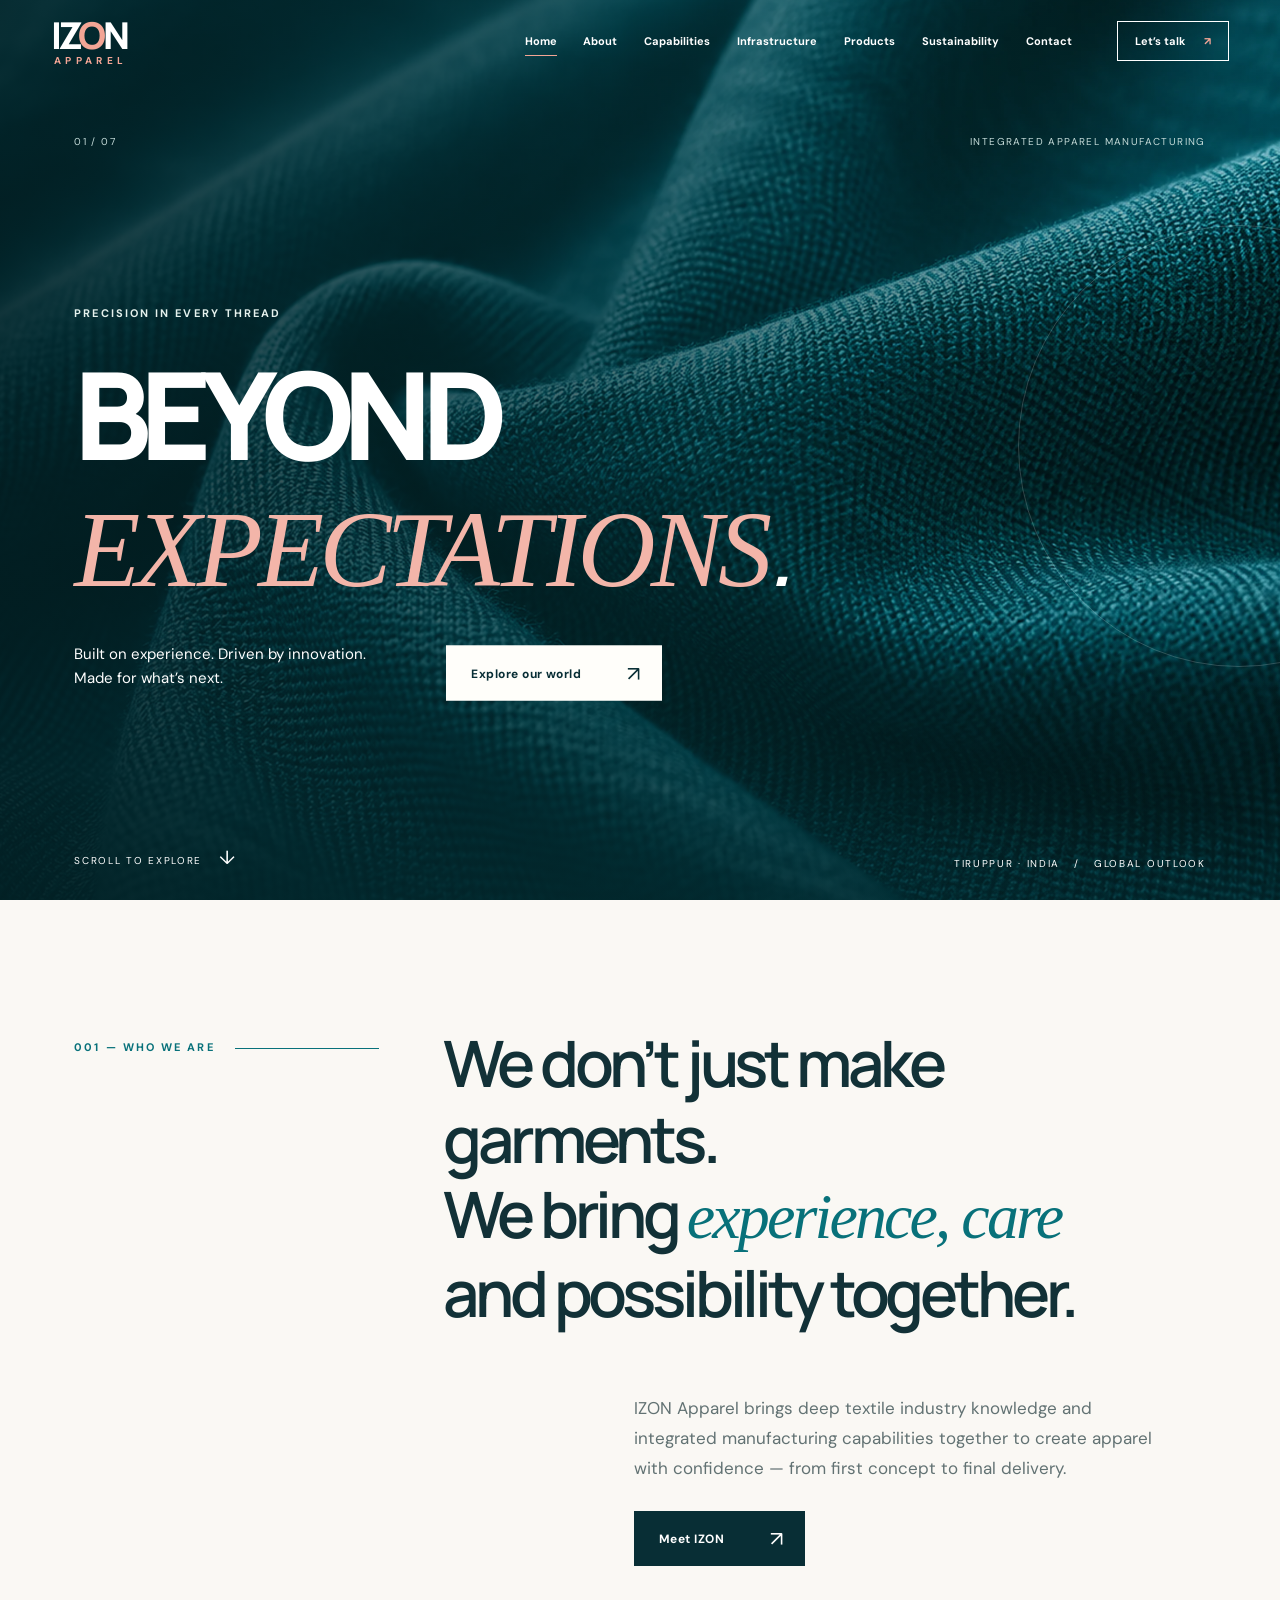
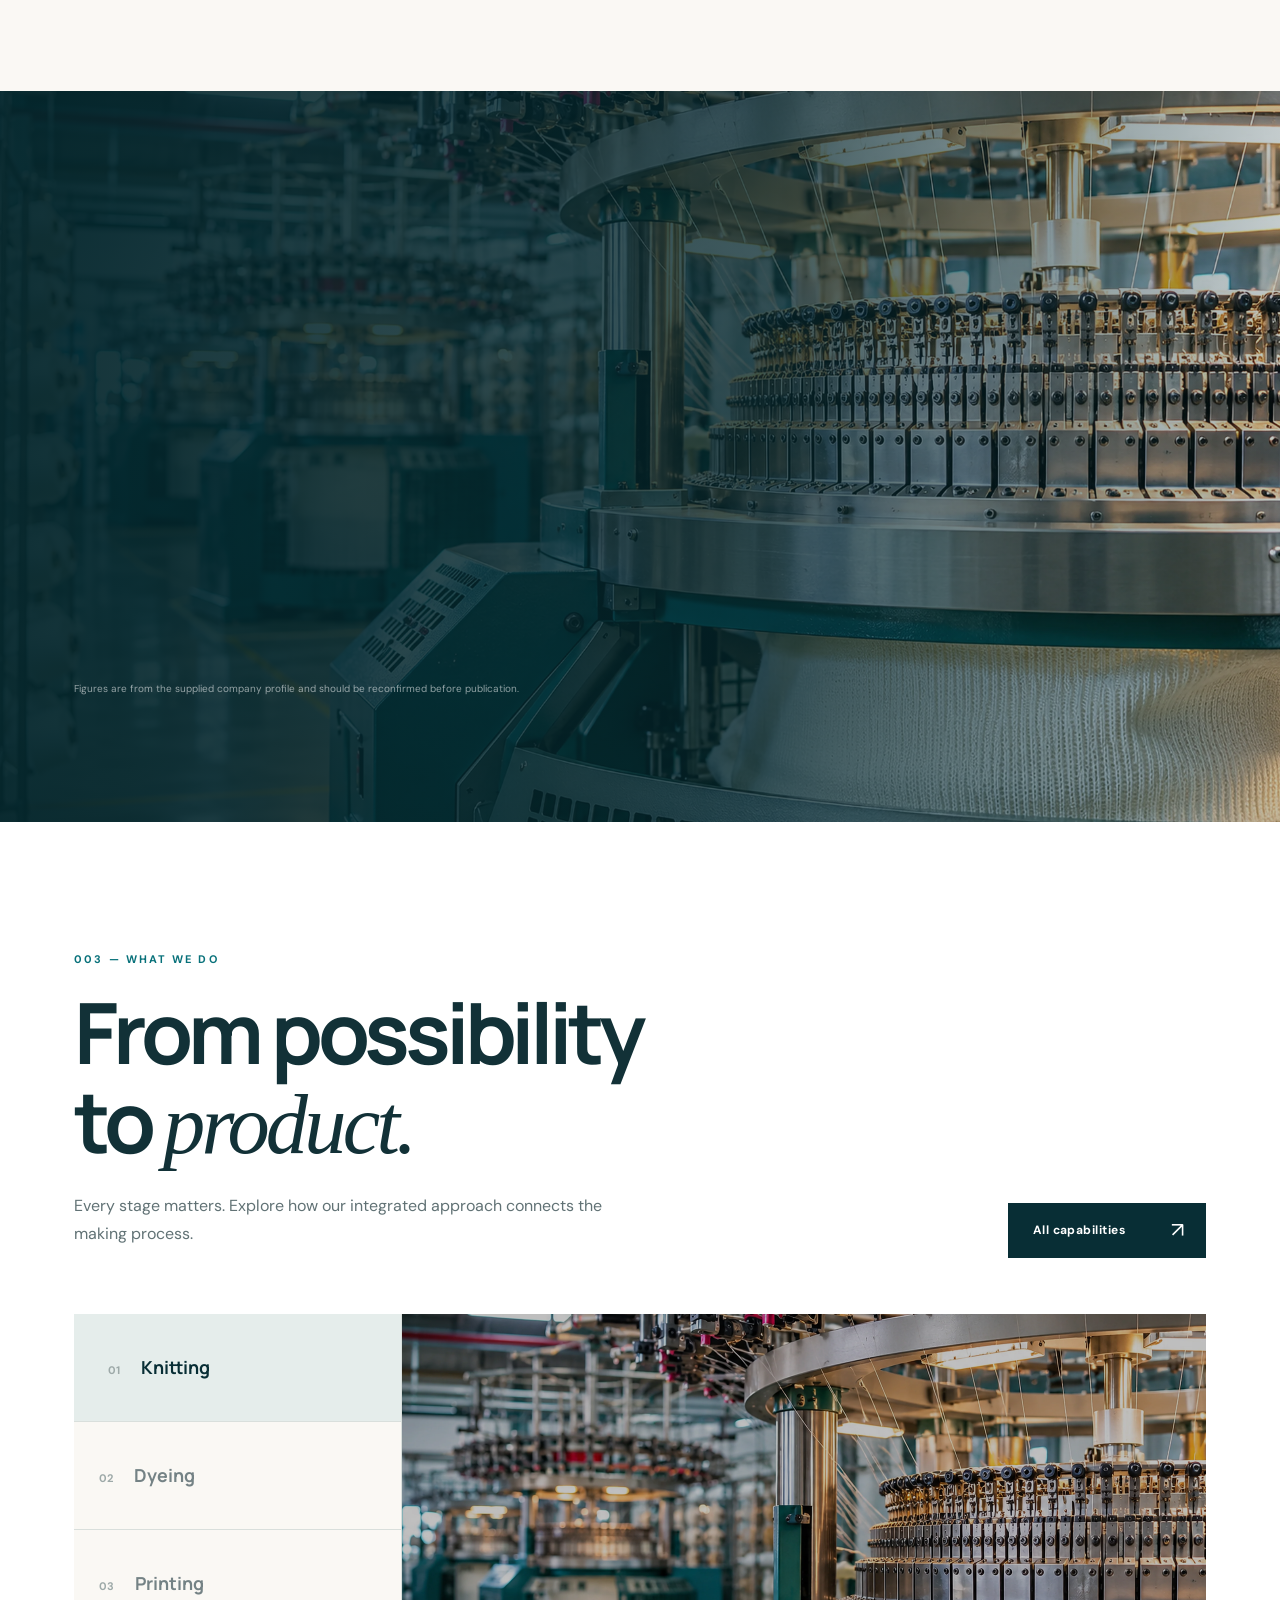
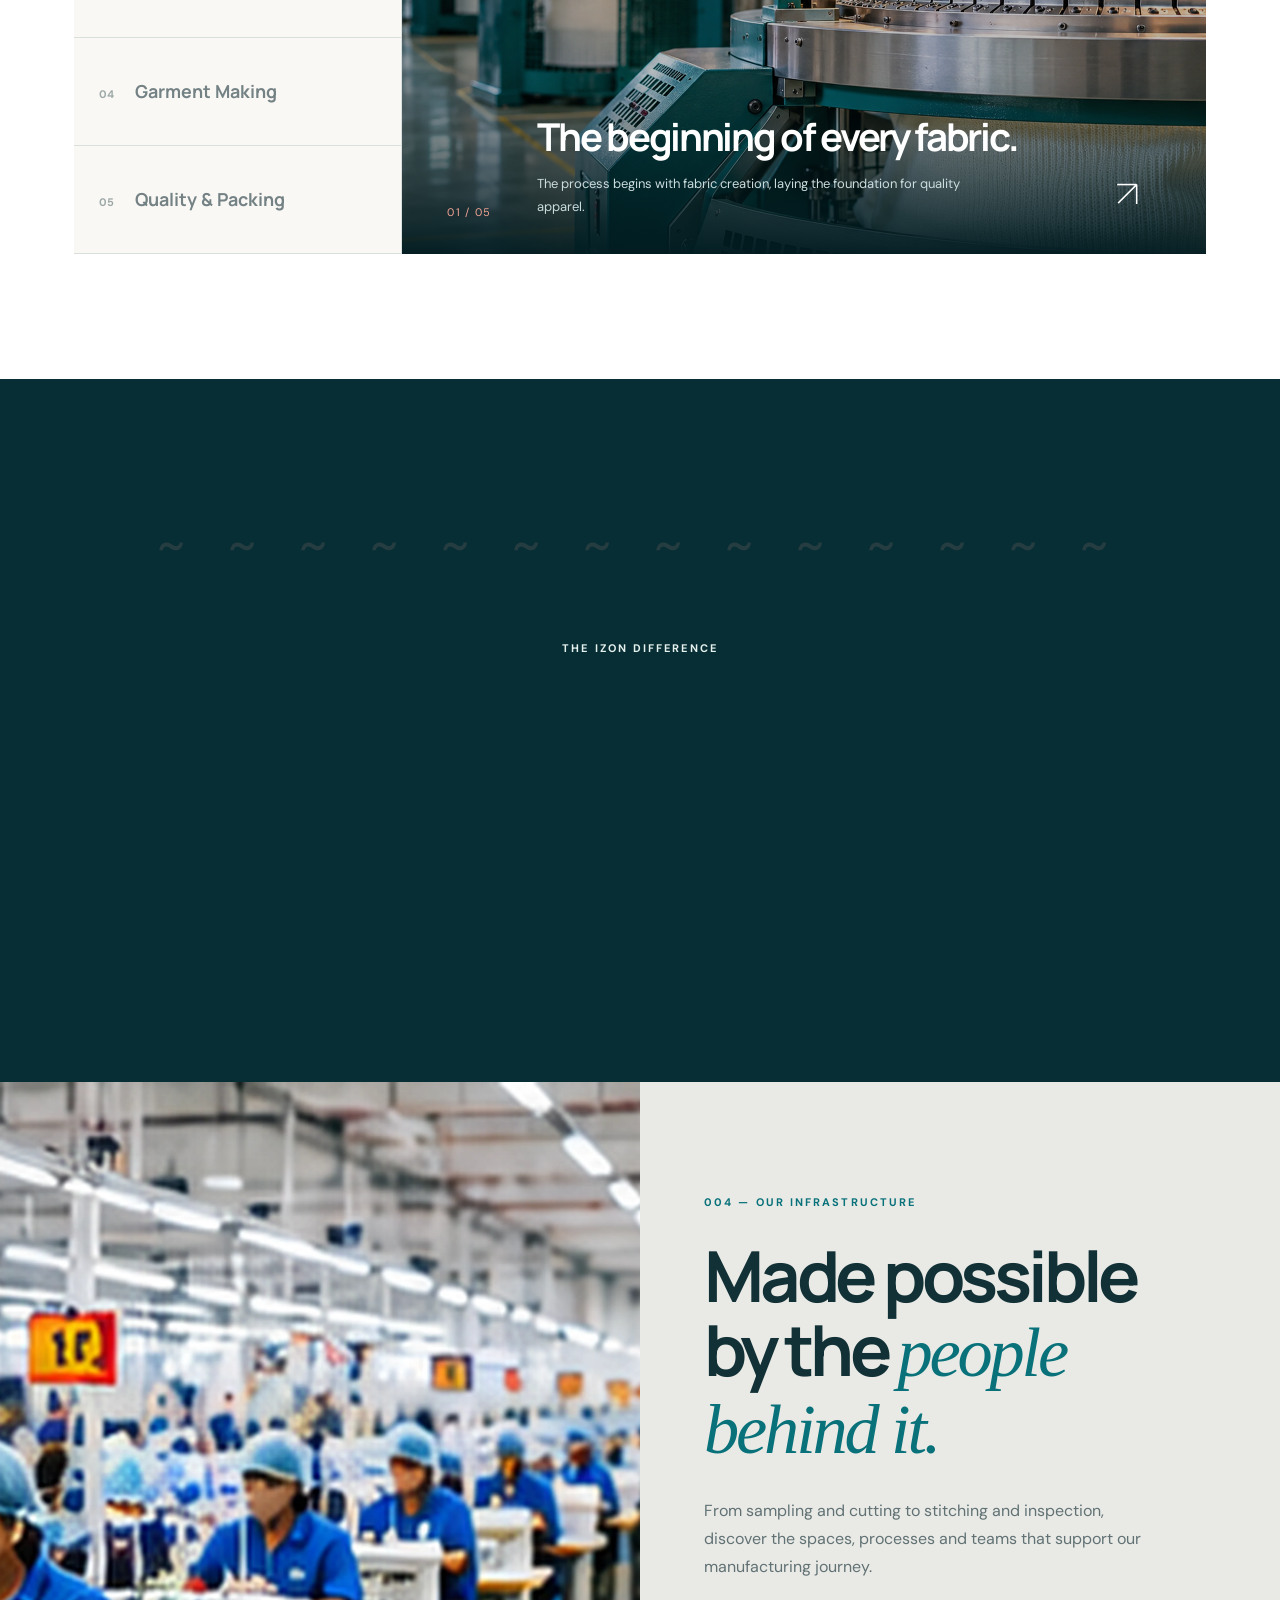
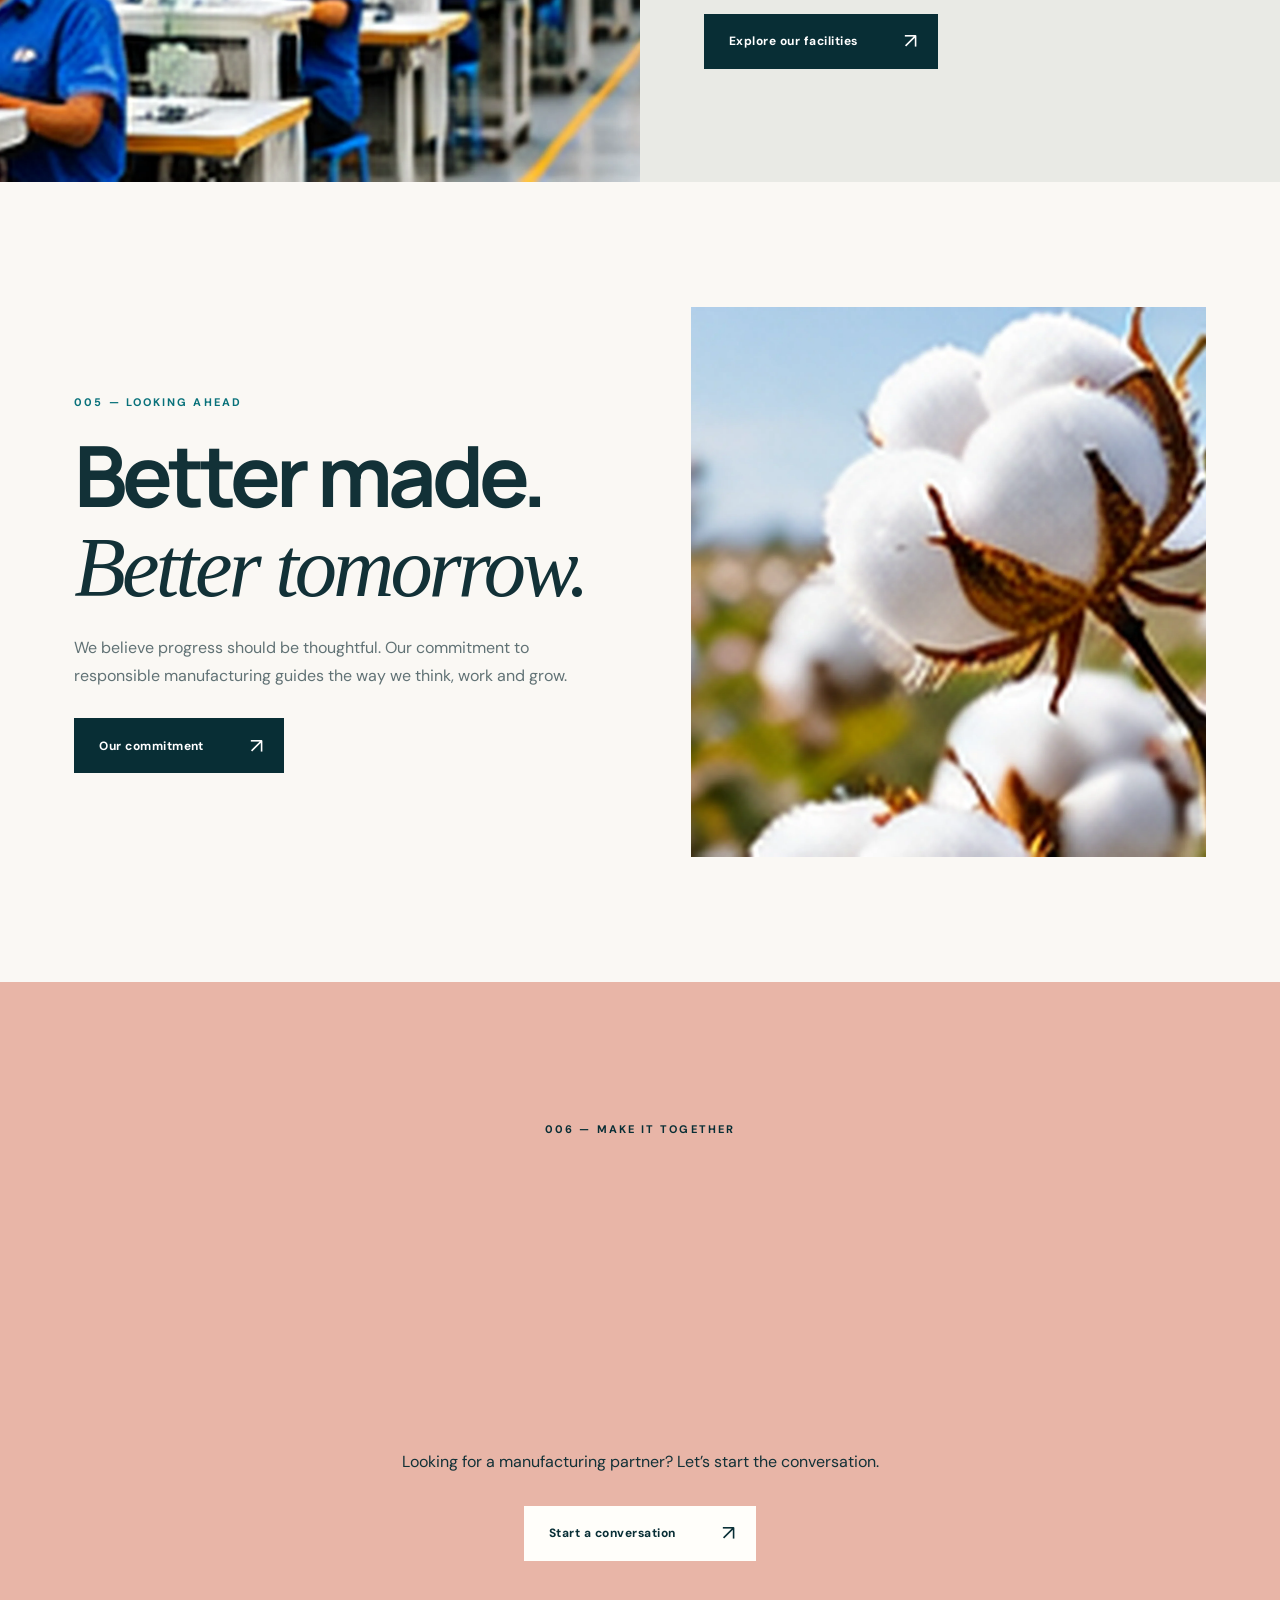
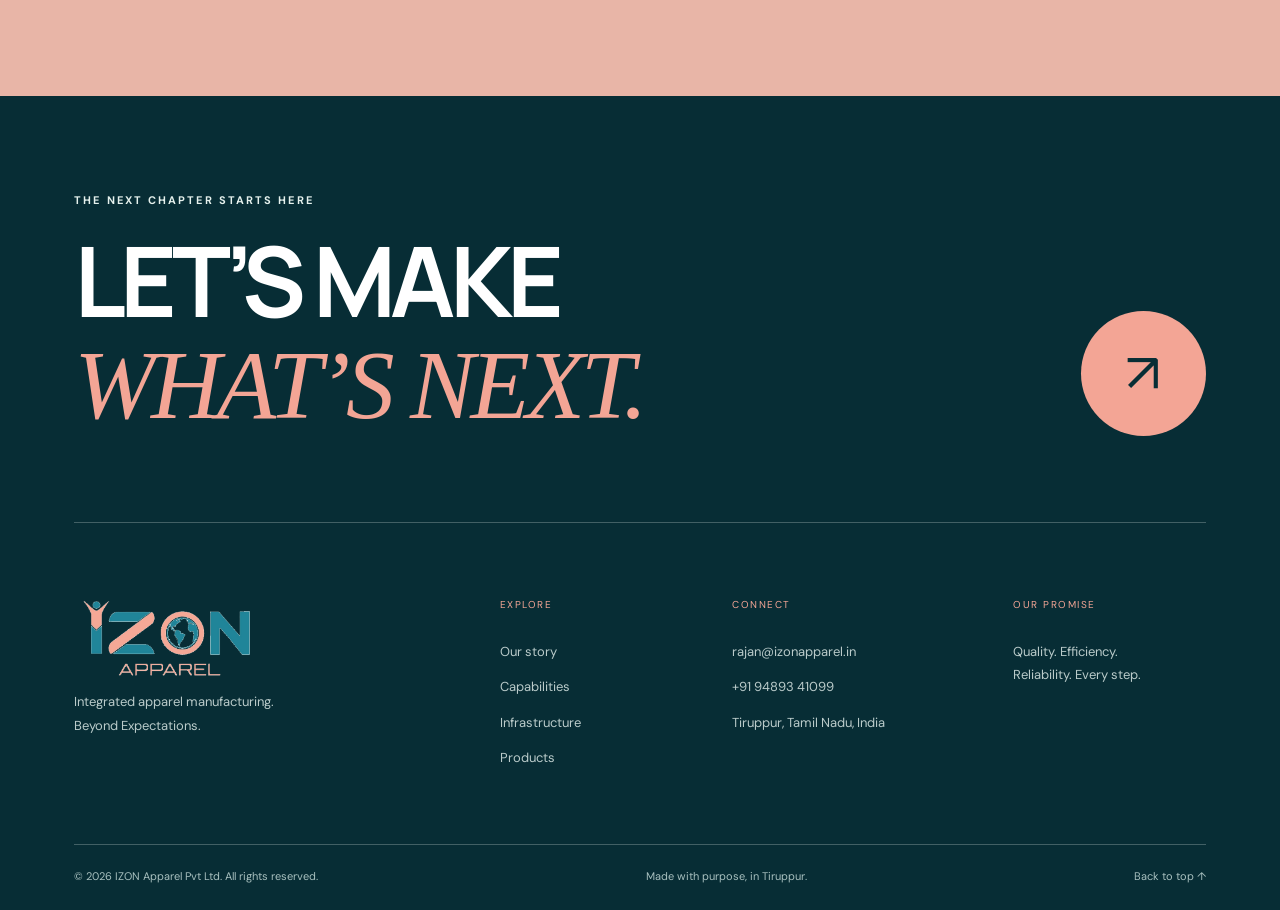
<file: index.html>
<!doctype html><html lang="en"><head><meta charset="utf-8"><meta name="viewport" content="width=device-width, initial-scale=1"><meta name="theme-color" content="#082e35"><meta name="description" content="IZON Apparel — integrated apparel manufacturing in Tiruppur, India. Explore our capabilities, infrastructure and approach."><title>Beyond Expectations | IZON Apparel</title><link rel="icon" href="assets/favicon.svg" type="image/svg+xml"><link rel="preconnect" href="https://fonts.googleapis.com"><link rel="preconnect" href="https://fonts.gstatic.com" crossorigin><link href="https://fonts.googleapis.com/css2?family=DM+Sans:wght@400;500;600;700&family=Manrope:wght@400;500;600;700;800&display=swap" rel="stylesheet"><link rel="stylesheet" href="css/site.css"></head><body id="top" data-page="index.html"><div class="page-loader" aria-hidden="true"><span>IZON<span class="loader-dot">.</span></span></div><div class="scroll-progress" aria-hidden="true"></div><header class="site-header" id="siteHeader"><a class="brand" href="index.html" aria-label="IZON Apparel homepage"><span class="brand-word">IZ<span class="brand-o">O</span>N</span><span class="brand-sub">APPAREL</span></a><nav class="desktop-nav" aria-label="Main navigation"><a href="index.html" class="nav-link" data-page="index.html">Home</a><a href="about.html" class="nav-link" data-page="about.html">About</a><a href="capabilities.html" class="nav-link" data-page="capabilities.html">Capabilities</a><a href="infrastructure.html" class="nav-link" data-page="infrastructure.html">Infrastructure</a><a href="products.html" class="nav-link" data-page="products.html">Products</a><a href="sustainability.html" class="nav-link" data-page="sustainability.html">Sustainability</a><a href="contact.html" class="nav-link" data-page="contact.html">Contact</a></nav><a class="header-contact" href="contact.html">Let’s talk <span>↗</span></a><button class="menu-toggle" type="button" aria-label="Open menu" aria-expanded="false" aria-controls="mobileNav"><i></i><i></i></button></header><nav class="mobile-nav" id="mobileNav" aria-label="Mobile navigation"><a href="index.html" class="mobile-link" data-page="index.html">Home<span>↗</span></a><a href="about.html" class="mobile-link" data-page="about.html">About<span>↗</span></a><a href="capabilities.html" class="mobile-link" data-page="capabilities.html">Capabilities<span>↗</span></a><a href="infrastructure.html" class="mobile-link" data-page="infrastructure.html">Infrastructure<span>↗</span></a><a href="products.html" class="mobile-link" data-page="products.html">Products<span>↗</span></a><a href="sustainability.html" class="mobile-link" data-page="sustainability.html">Sustainability<span>↗</span></a><a href="contact.html" class="mobile-link" data-page="contact.html">Contact<span>↗</span></a></nav><main><section class="hero hero-home" aria-label="Introduction"><div class="hero-photo"><img src="assets/fabric-blue.webp" alt="Close-up of textured fabric" class="hero-image" loading="eager"></div><div class="hero-shade"></div><div class="hero-count"><span>01 / 07</span><span>INTEGRATED APPAREL MANUFACTURING</span></div><div class="hero-content"><span class="eyebrow eyebrow--light hero-kicker reveal">PRECISION IN EVERY THREAD</span><h1 class="display-title reveal">BEYOND<br><em>EXPECTATIONS<span class="period">.</span></em></h1><div class="hero-bottom reveal"><p>Built on experience. Driven by innovation.<br>Made for what’s next.</p><a class="button button--light" href="capabilities.html"><span>Explore our world</span><span aria-hidden="true">↗</span></a></div></div><div class="hero-scroll">SCROLL TO EXPLORE <span>↓</span></div><div class="hero-index">TIRUPPUR · INDIA &nbsp; / &nbsp; GLOBAL OUTLOOK</div></section>
<section class="intro-section section-pad"><div class="intro-label reveal"><span class="eyebrow">001 — WHO WE ARE</span><span class="small-line"></span></div><div class="intro-copy"><p class="big-statement reveal">We don’t just make garments.<br>We bring <em>experience, care</em><br>and possibility together.</p><div class="intro-detail reveal"><p>IZON Apparel brings deep textile industry knowledge and integrated manufacturing capabilities together to create apparel with confidence — from first concept to final delivery.</p><a class="button " href="about.html"><span>Meet IZON</span><span aria-hidden="true">↗</span></a></div></div></section>
<section class="cap-stats"><div class="cap-stats-img"><img src="assets/machinery.webp" alt="Textile manufacturing machinery in a facility" class="" loading="lazy"></div><div class="cap-stats-overlay"></div><div class="stats-content"><span class="eyebrow eyebrow--light reveal">002 — BUILT TO DELIVER</span><h2 class="reveal">Capability you<br>can <em>count on.</em></h2><div class="stat-list"><div class="stat reveal"><strong><span data-count="100">100</span><span class="stat-plus">+</span></strong><span>Machines<br><small>In company profile: 100 total</small></span></div><div class="stat reveal"><strong><span data-count="250000">250,000</span></strong><span>Pieces / month<br><small>Reported production capacity</small></span></div></div><p class="stat-footnote">Figures are from the supplied company profile and should be reconfirmed before publication.</p></div></section>
<section class="journey-section section-pad" id="journey"><div class="journey-top"><div class="section-head reveal"><span class="eyebrow">003 — WHAT WE DO</span><h2>From possibility<br>to <em>product.</em></h2><p>Every stage matters. Explore how our integrated approach connects the making process.</p></div><a class="button " href="capabilities.html"><span>All capabilities</span><span aria-hidden="true">↗</span></a></div><div class="journey-ui"><div class="journey-tabs" role="tablist" aria-label="Manufacturing stages"><button class="journey-tab active" role="tab" aria-selected="true" data-stage="0"><span>01</span> Knitting</button><button class="journey-tab" role="tab" aria-selected="false" data-stage="1"><span>02</span> Dyeing</button><button class="journey-tab" role="tab" aria-selected="false" data-stage="2"><span>03</span> Printing</button><button class="journey-tab" role="tab" aria-selected="false" data-stage="3"><span>04</span> Garment Making</button><button class="journey-tab" role="tab" aria-selected="false" data-stage="4"><span>05</span> Quality & Packing</button></div><div class="journey-visual"><img id="journeyImage" src="assets/knitting.webp" alt="Knitting stage of textile production"><div class="journey-caption"><span id="journeyNumber">01 / 05</span><div><h3 id="journeyTitle">The beginning of every fabric.</h3><p id="journeyText">The process begins with fabric creation, laying the foundation for quality apparel.</p></div><span class="journey-arrow" aria-hidden="true">↗</span></div></div></div></section>
<section class="quote-band"><div class="quote-thread" aria-hidden="true">~ ~ ~ ~ ~ ~ ~ ~ ~ ~ ~ ~ ~ ~</div><span class="eyebrow eyebrow--light">THE IZON DIFFERENCE</span><h2 class="reveal">One commitment.<br><em>Every step of the way.</em></h2><p class="reveal">Thoughtful processes. Experienced people. An unwavering focus on quality, efficiency and reliability.</p></section>
<section class="split-feature"><div class="split-picture"><img src="assets/garment-floor.webp" alt="Garment manufacturing floor" class="" loading="lazy"></div><div class="split-content"><span class="eyebrow">004 — OUR INFRASTRUCTURE</span><h2 class="reveal">Made possible<br>by the <em>people<br>behind it.</em></h2><p class="reveal">From sampling and cutting to stitching and inspection, discover the spaces, processes and teams that support our manufacturing journey.</p><a class="button " href="infrastructure.html"><span>Explore our facilities</span><span aria-hidden="true">↗</span></a></div></section>
<section class="sustain-teaser section-pad"><div class="sustain-teaser-copy"><div class="section-head reveal"><span class="eyebrow">005 — LOOKING AHEAD</span><h2>Better made.<br><em>Better tomorrow.</em></h2><p>We believe progress should be thoughtful. Our commitment to responsible manufacturing guides the way we think, work and grow.</p></div><a class="button " href="sustainability.html"><span>Our commitment</span><span aria-hidden="true">↗</span></a></div><div class="sustain-teaser-photo"><img src="assets/cotton.webp" alt="Cotton plants representing natural textile fibres" class="" loading="lazy"></div></section>
<section class="home-cta"><span class="eyebrow eyebrow--light">006 — MAKE IT TOGETHER</span><h2 class="reveal">YOUR VISION.<br><em>OUR EXPERTISE.</em></h2><p>Looking for a manufacturing partner? Let’s start the conversation.</p><a class="button button--light" href="contact.html"><span>Start a conversation</span><span aria-hidden="true">↗</span></a></section></main><footer class="site-footer"><div class="footer-top"><div><span class="eyebrow eyebrow--light">THE NEXT CHAPTER STARTS HERE</span><h2>LET’S MAKE<br><em>WHAT’S NEXT.</em></h2></div><a href="contact.html" class="footer-round" aria-label="Start an enquiry">↗</a></div><div class="footer-grid"><div class="footer-brand"><img src="assets/logo.png" alt="IZON Apparel logo"><p>Integrated apparel manufacturing.<br>Beyond Expectations.</p></div><div><span class="footer-label">EXPLORE</span><a href="about.html">Our story</a><a href="capabilities.html">Capabilities</a><a href="infrastructure.html">Infrastructure</a><a href="products.html">Products</a></div><div><span class="footer-label">CONNECT</span><a href="mailto:rajan@izonapparel.in">rajan@izonapparel.in</a><a href="tel:+919489341099">+91 94893 41099</a><p>Tiruppur, Tamil Nadu, India</p></div><div><span class="footer-label">OUR PROMISE</span><p>Quality. Efficiency.<br>Reliability. Every step.</p></div></div><div class="footer-bottom"><span>© <span id="year"></span> IZON Apparel Pvt Ltd. All rights reserved.</span><span>Made with purpose, in Tiruppur.</span><a href="#top">Back to top ↑</a></div></footer><script src="js/site.js" defer></script></body></html>
</file>
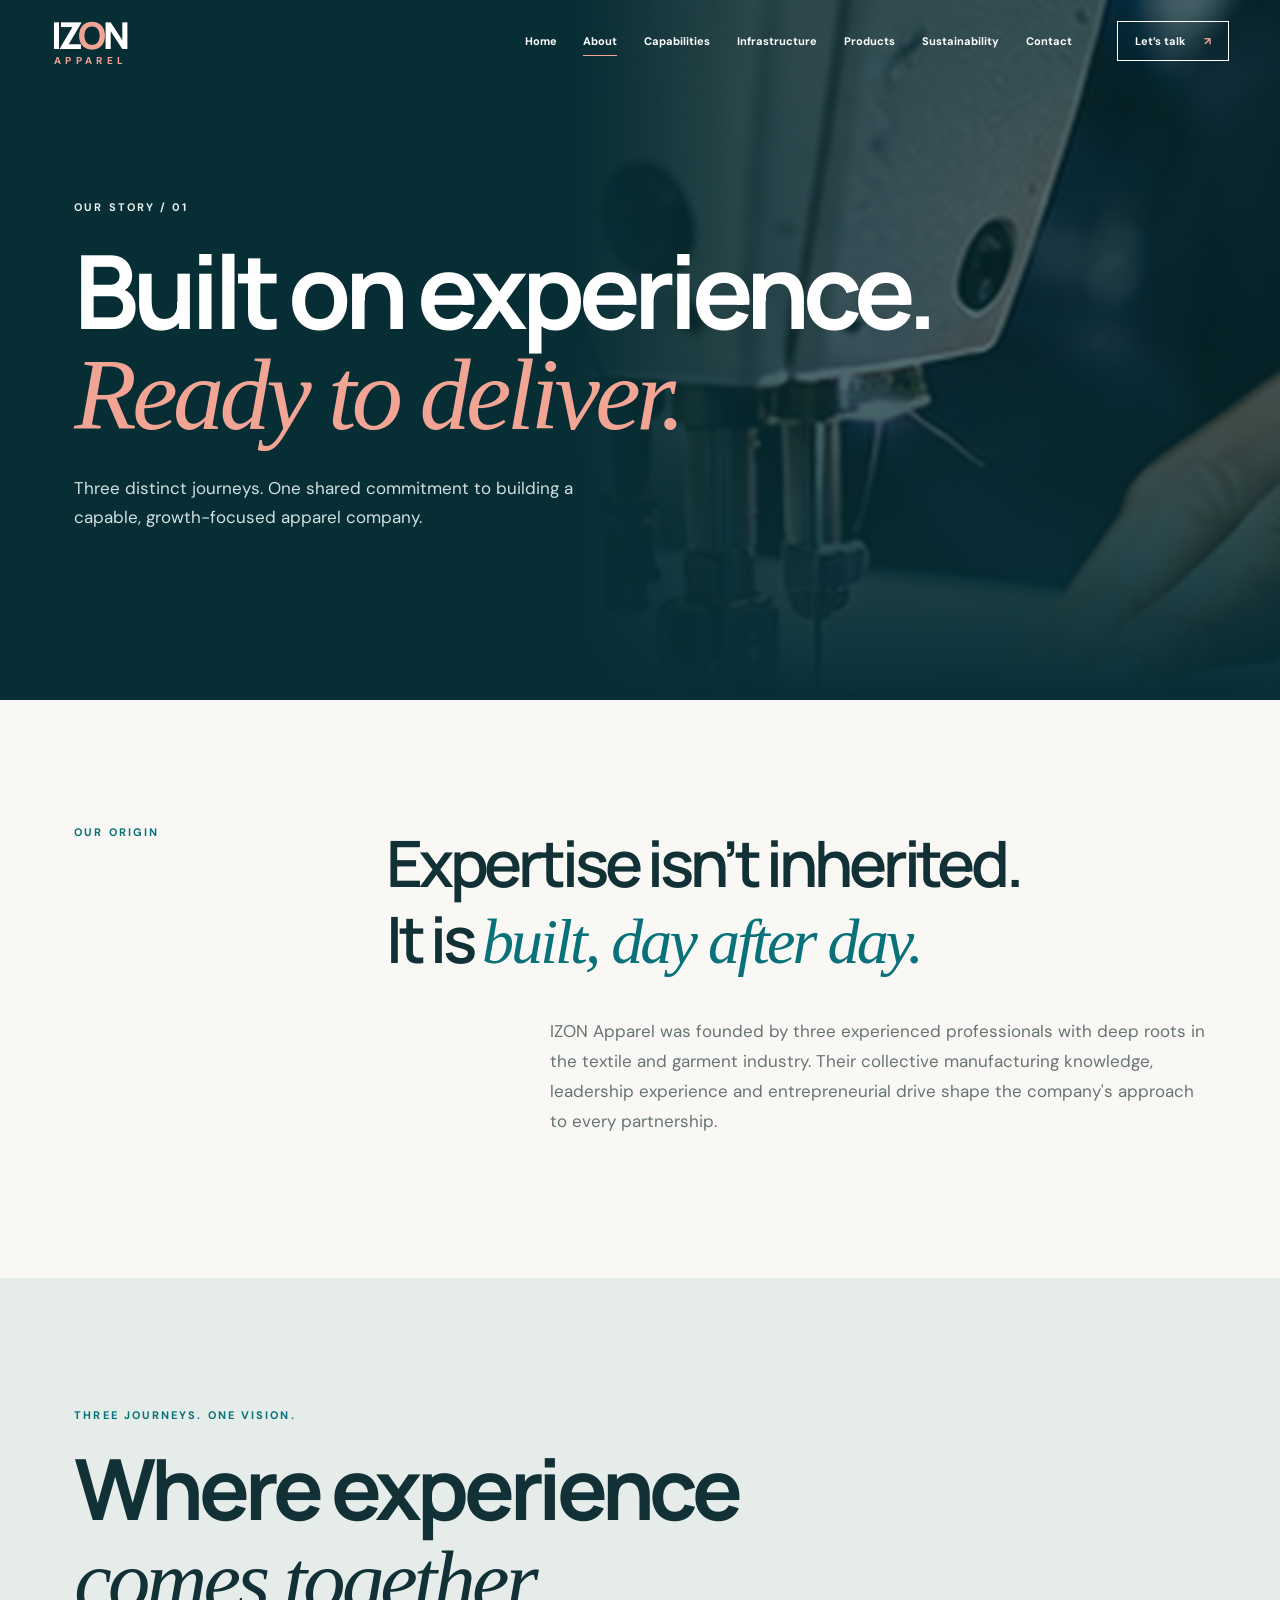
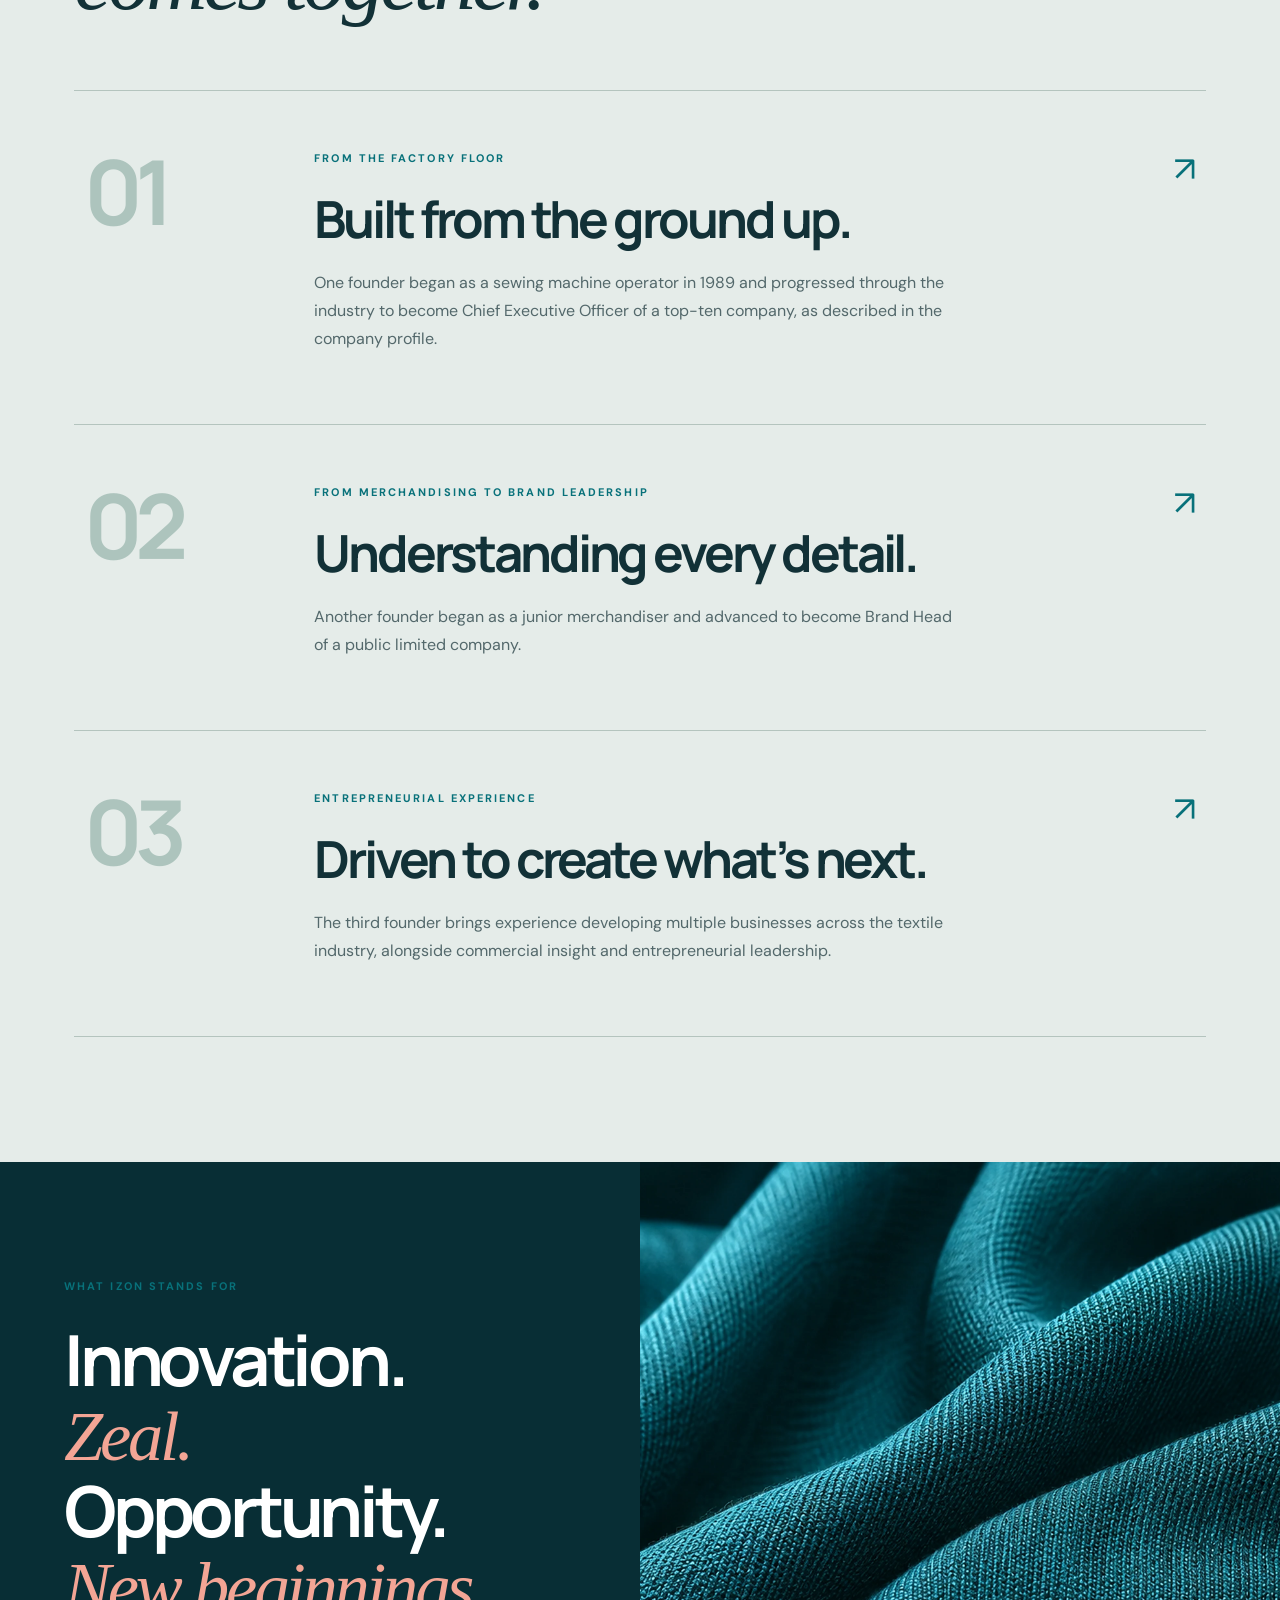
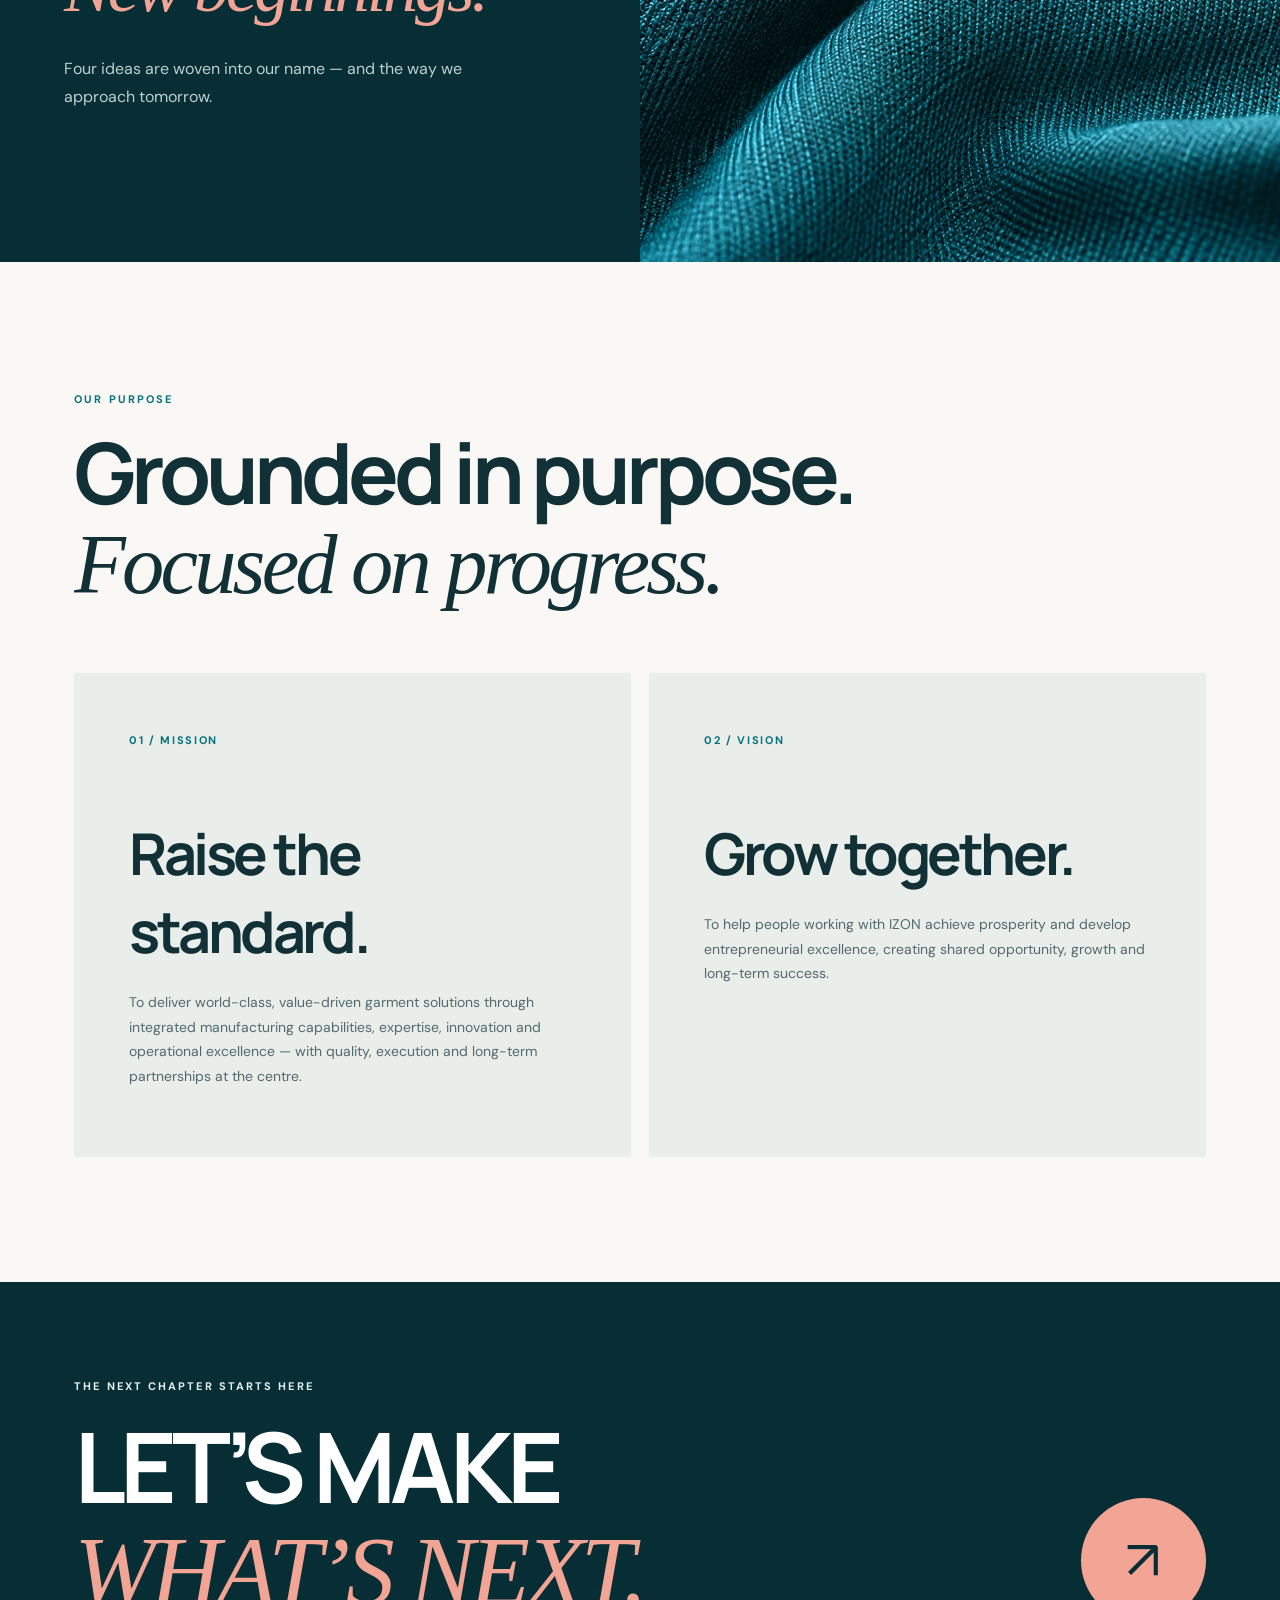
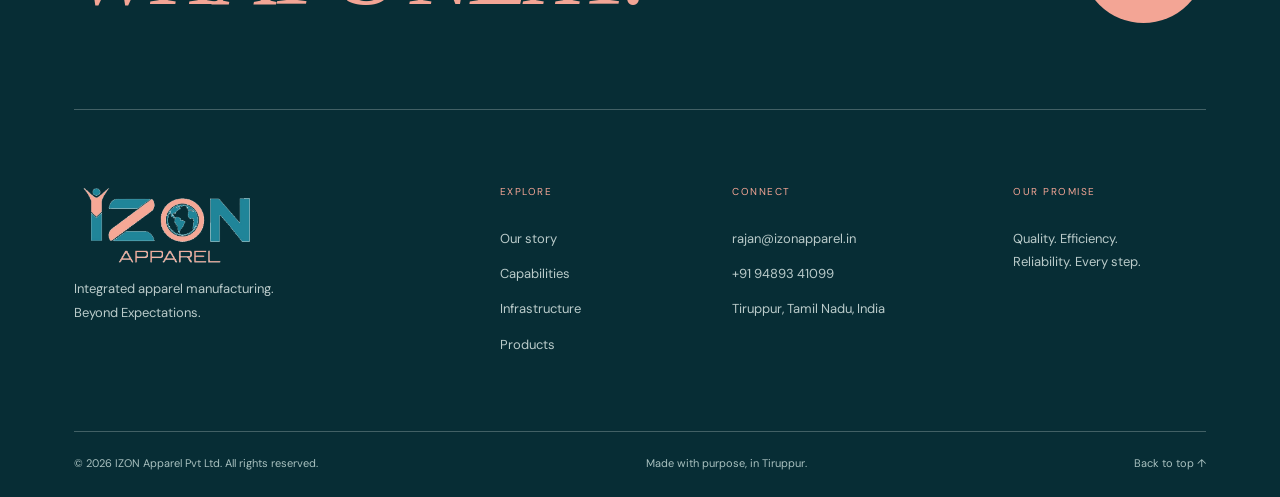
<file: about.html>
<!doctype html><html lang="en"><head><meta charset="utf-8"><meta name="viewport" content="width=device-width, initial-scale=1"><meta name="theme-color" content="#082e35"><meta name="description" content="Learn about IZON Apparel, its founders, mission, vision and journey in textile manufacturing."><title>Our Story | IZON Apparel</title><link rel="icon" href="assets/favicon.svg" type="image/svg+xml"><link rel="preconnect" href="https://fonts.googleapis.com"><link rel="preconnect" href="https://fonts.gstatic.com" crossorigin><link href="https://fonts.googleapis.com/css2?family=DM+Sans:wght@400;500;600;700&family=Manrope:wght@400;500;600;700;800&display=swap" rel="stylesheet"><link rel="stylesheet" href="css/site.css"></head><body id="top" data-page="about.html"><div class="page-loader" aria-hidden="true"><span>IZON<span class="loader-dot">.</span></span></div><div class="scroll-progress" aria-hidden="true"></div><header class="site-header" id="siteHeader"><a class="brand" href="index.html" aria-label="IZON Apparel homepage"><span class="brand-word">IZ<span class="brand-o">O</span>N</span><span class="brand-sub">APPAREL</span></a><nav class="desktop-nav" aria-label="Main navigation"><a href="index.html" class="nav-link" data-page="index.html">Home</a><a href="about.html" class="nav-link" data-page="about.html">About</a><a href="capabilities.html" class="nav-link" data-page="capabilities.html">Capabilities</a><a href="infrastructure.html" class="nav-link" data-page="infrastructure.html">Infrastructure</a><a href="products.html" class="nav-link" data-page="products.html">Products</a><a href="sustainability.html" class="nav-link" data-page="sustainability.html">Sustainability</a><a href="contact.html" class="nav-link" data-page="contact.html">Contact</a></nav><a class="header-contact" href="contact.html">Let’s talk <span>↗</span></a><button class="menu-toggle" type="button" aria-label="Open menu" aria-expanded="false" aria-controls="mobileNav"><i></i><i></i></button></header><nav class="mobile-nav" id="mobileNav" aria-label="Mobile navigation"><a href="index.html" class="mobile-link" data-page="index.html">Home<span>↗</span></a><a href="about.html" class="mobile-link" data-page="about.html">About<span>↗</span></a><a href="capabilities.html" class="mobile-link" data-page="capabilities.html">Capabilities<span>↗</span></a><a href="infrastructure.html" class="mobile-link" data-page="infrastructure.html">Infrastructure<span>↗</span></a><a href="products.html" class="mobile-link" data-page="products.html">Products<span>↗</span></a><a href="sustainability.html" class="mobile-link" data-page="sustainability.html">Sustainability<span>↗</span></a><a href="contact.html" class="mobile-link" data-page="contact.html">Contact<span>↗</span></a></nav><main><section class="page-hero page-hero-dark"><span class="eyebrow eyebrow--light">OUR STORY / 01</span><h1 class="reveal">Built on experience.<br><em>Ready to deliver.</em></h1><p class="reveal">Three distinct journeys. One shared commitment to building a capable, growth-focused apparel company.</p><div class="page-hero-image"><img src="assets/stitching.webp" alt="Garment sewing and production" class="" loading="lazy"></div></section><section class="section-pad about-intro"><span class="eyebrow">OUR ORIGIN</span><p class="big-statement reveal">Expertise isn’t inherited.<br>It is <em>built, day after day.</em></p><div class="narrow-text reveal"><p>IZON Apparel was founded by three experienced professionals with deep roots in the textile and garment industry. Their collective manufacturing knowledge, leadership experience and entrepreneurial drive shape the company's approach to every partnership.</p></div></section><section class="founders-section section-pad"><div class="section-head reveal"><span class="eyebrow">THREE JOURNEYS. ONE VISION.</span><h2>Where experience<br><em>comes together.</em></h2></div><div class="founder-timeline"><article class="founder-entry reveal"><span class="founder-no">01</span><div><span class="eyebrow">FROM THE FACTORY FLOOR</span><h3>Built from the ground up.</h3><p>One founder began as a sewing machine operator in 1989 and progressed through the industry to become Chief Executive Officer of a top-ten company, as described in the company profile.</p></div><span class="founder-mark">↗</span></article><article class="founder-entry reveal"><span class="founder-no">02</span><div><span class="eyebrow">FROM MERCHANDISING TO BRAND LEADERSHIP</span><h3>Understanding every detail.</h3><p>Another founder began as a junior merchandiser and advanced to become Brand Head of a public limited company.</p></div><span class="founder-mark">↗</span></article><article class="founder-entry reveal"><span class="founder-no">03</span><div><span class="eyebrow">ENTREPRENEURIAL EXPERIENCE</span><h3>Driven to create what’s next.</h3><p>The third founder brings experience developing multiple businesses across the textile industry, alongside commercial insight and entrepreneurial leadership.</p></div><span class="founder-mark">↗</span></article></div></section><section class="split-feature split-feature-flip"><div class="split-picture"><img src="assets/fabric.webp" alt="Fabric texture" class="" loading="lazy"></div><div class="split-content"><span class="eyebrow">WHAT IZON STANDS FOR</span><h2 class="reveal">Innovation.<br><em>Zeal.</em><br>Opportunity.<br><em>New beginnings.</em></h2><p class="reveal">Four ideas are woven into our name — and the way we approach tomorrow.</p></div></section><section class="values-grid section-pad"><div class="section-head reveal"><span class="eyebrow">OUR PURPOSE</span><h2>Grounded in purpose.<br><em>Focused on progress.</em></h2></div><div class="value-tiles"><article class="value-tile reveal"><span>01 / MISSION</span><h3>Raise the standard.</h3><p>To deliver world-class, value-driven garment solutions through integrated manufacturing capabilities, expertise, innovation and operational excellence — with quality, execution and long-term partnerships at the centre.</p></article><article class="value-tile reveal"><span>02 / VISION</span><h3>Grow together.</h3><p>To help people working with IZON achieve prosperity and develop entrepreneurial excellence, creating shared opportunity, growth and long-term success.</p></article></div></section></main><footer class="site-footer"><div class="footer-top"><div><span class="eyebrow eyebrow--light">THE NEXT CHAPTER STARTS HERE</span><h2>LET’S MAKE<br><em>WHAT’S NEXT.</em></h2></div><a href="contact.html" class="footer-round" aria-label="Start an enquiry">↗</a></div><div class="footer-grid"><div class="footer-brand"><img src="assets/logo.png" alt="IZON Apparel logo"><p>Integrated apparel manufacturing.<br>Beyond Expectations.</p></div><div><span class="footer-label">EXPLORE</span><a href="about.html">Our story</a><a href="capabilities.html">Capabilities</a><a href="infrastructure.html">Infrastructure</a><a href="products.html">Products</a></div><div><span class="footer-label">CONNECT</span><a href="mailto:rajan@izonapparel.in">rajan@izonapparel.in</a><a href="tel:+919489341099">+91 94893 41099</a><p>Tiruppur, Tamil Nadu, India</p></div><div><span class="footer-label">OUR PROMISE</span><p>Quality. Efficiency.<br>Reliability. Every step.</p></div></div><div class="footer-bottom"><span>© <span id="year"></span> IZON Apparel Pvt Ltd. All rights reserved.</span><span>Made with purpose, in Tiruppur.</span><a href="#top">Back to top ↑</a></div></footer><script src="js/site.js" defer></script></body></html>
</file>
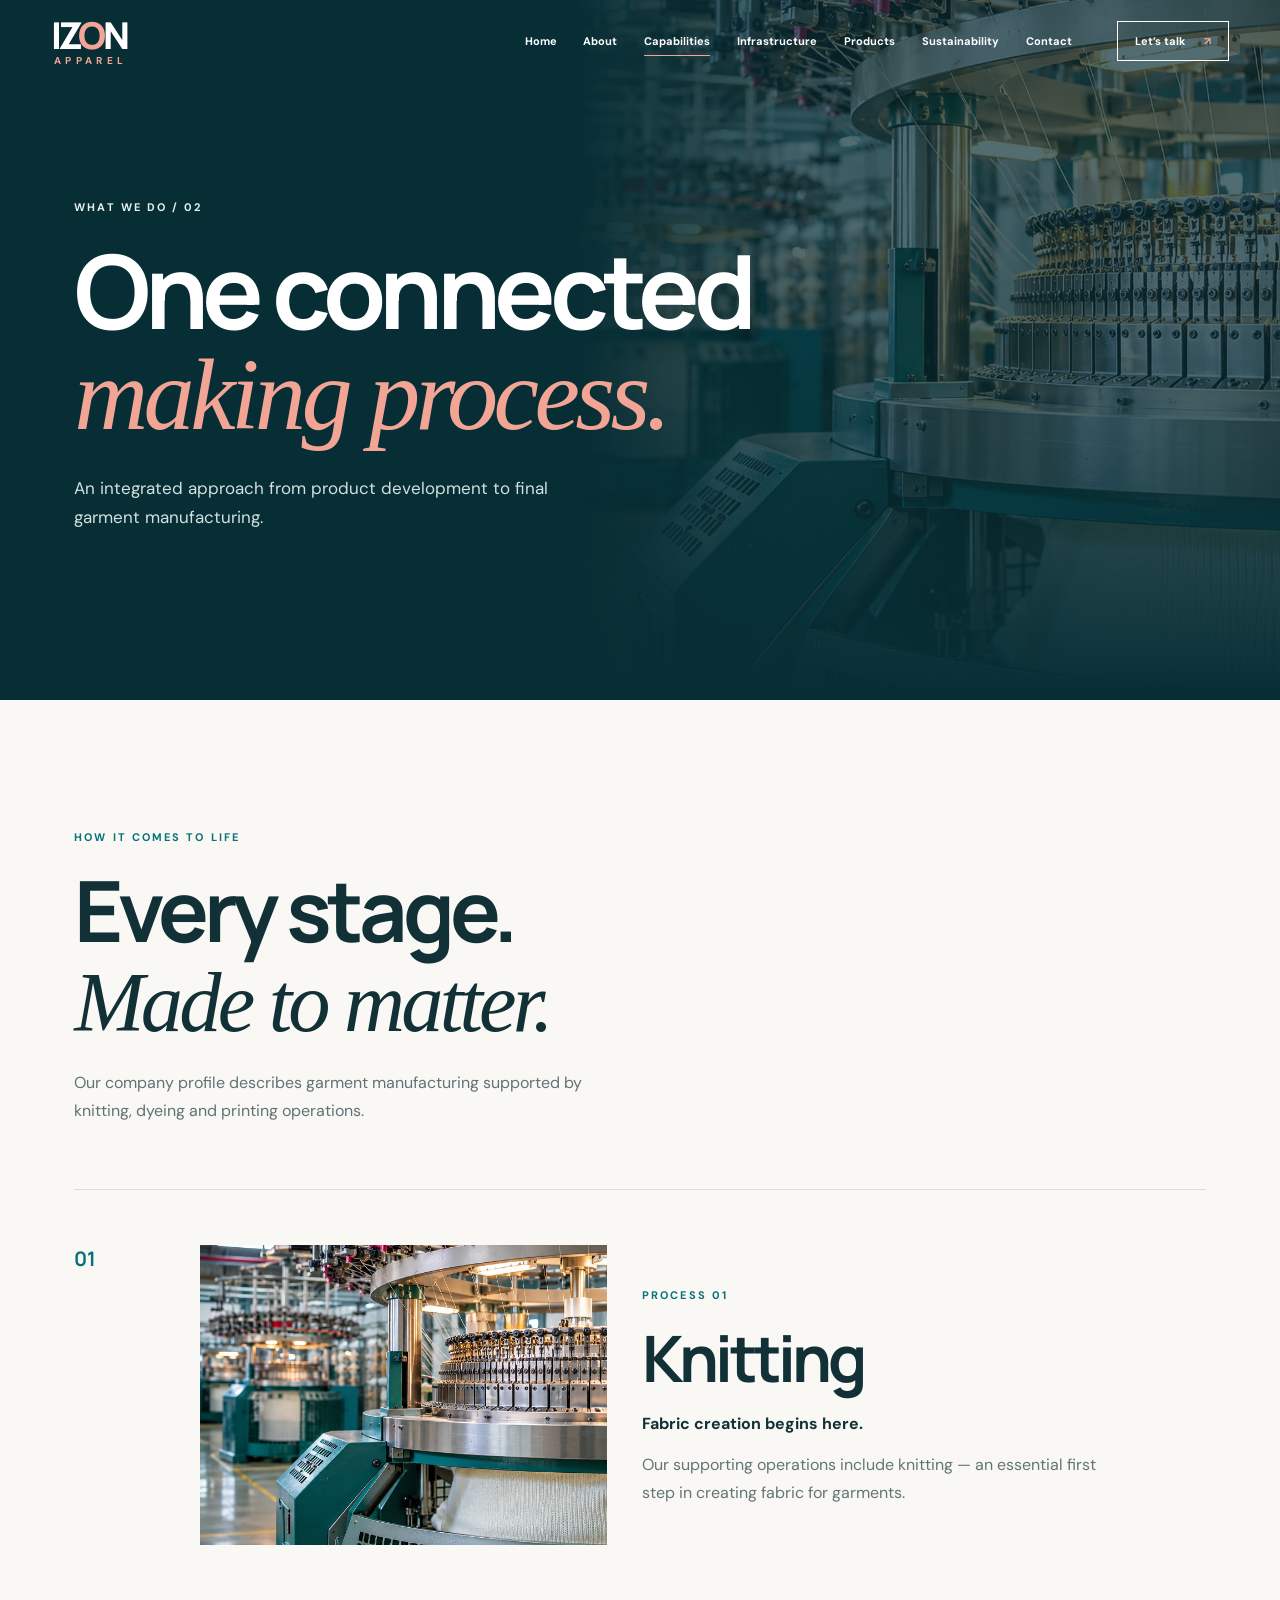
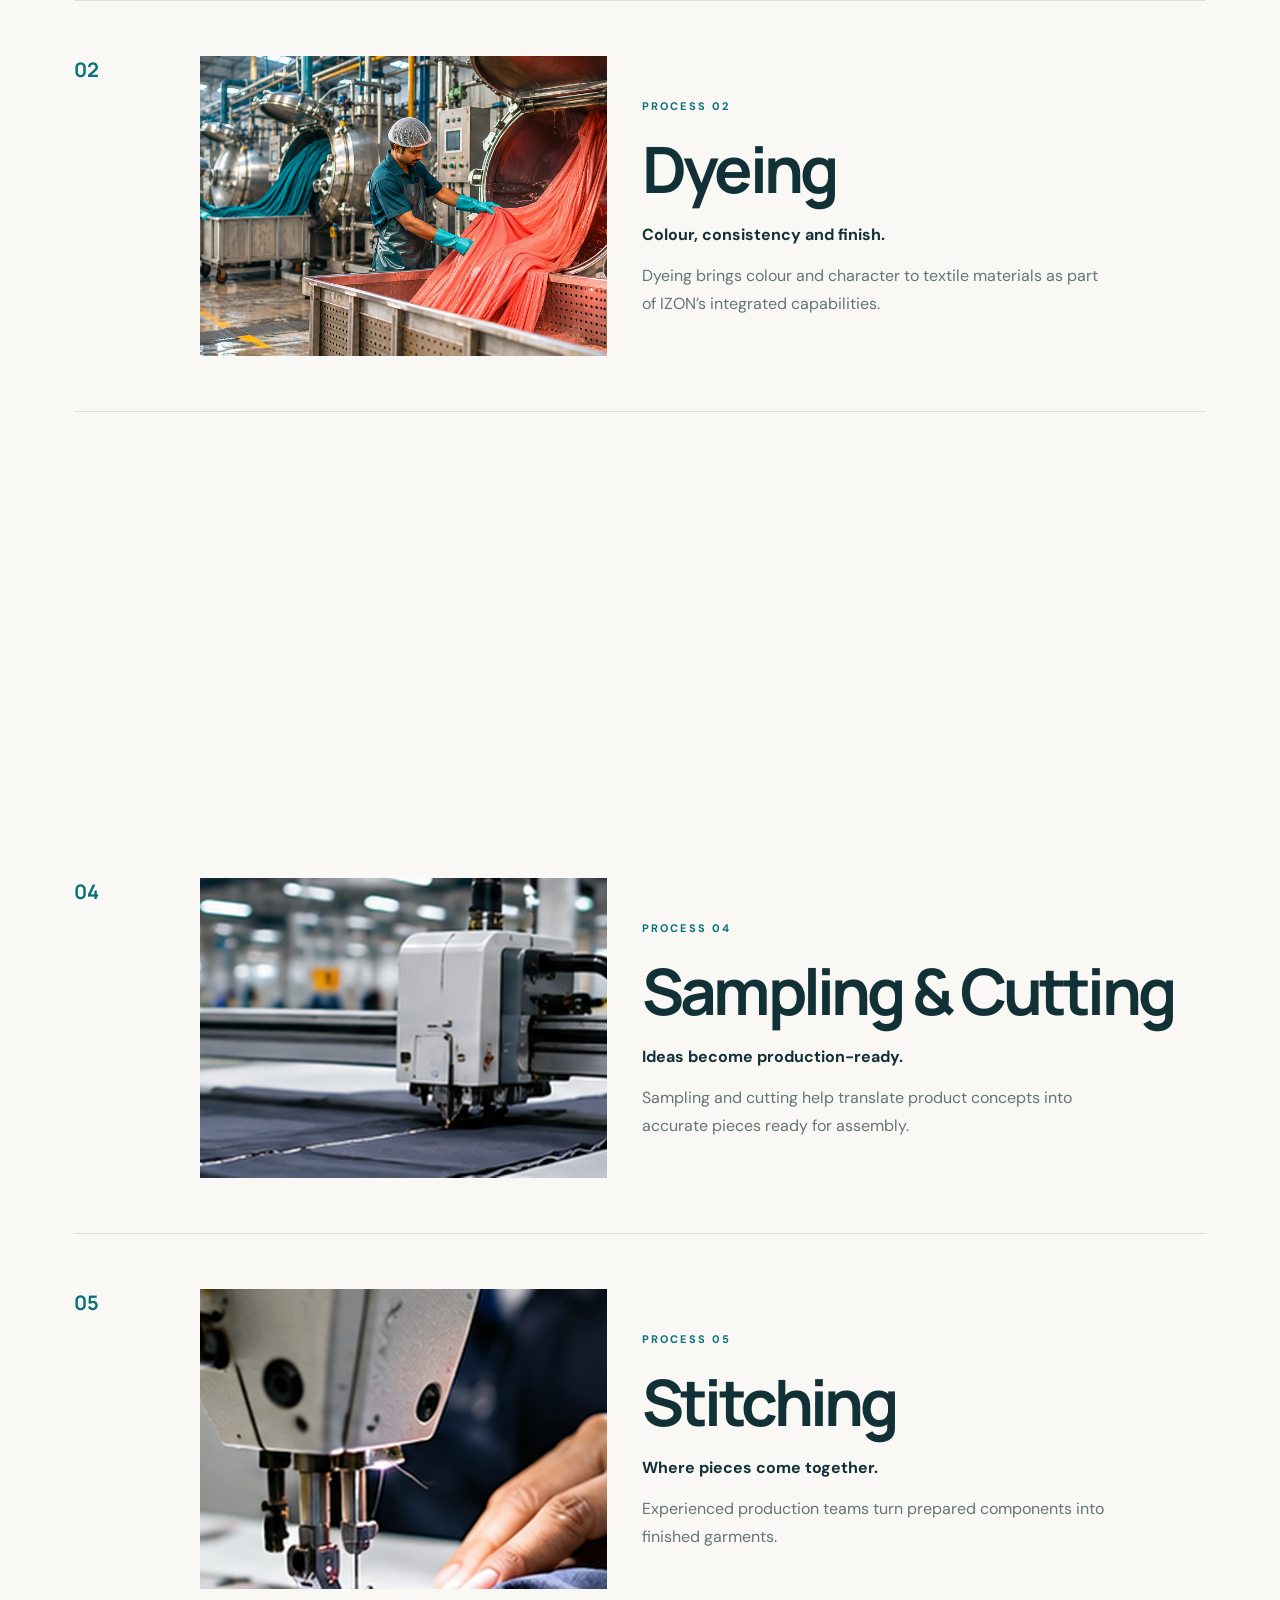
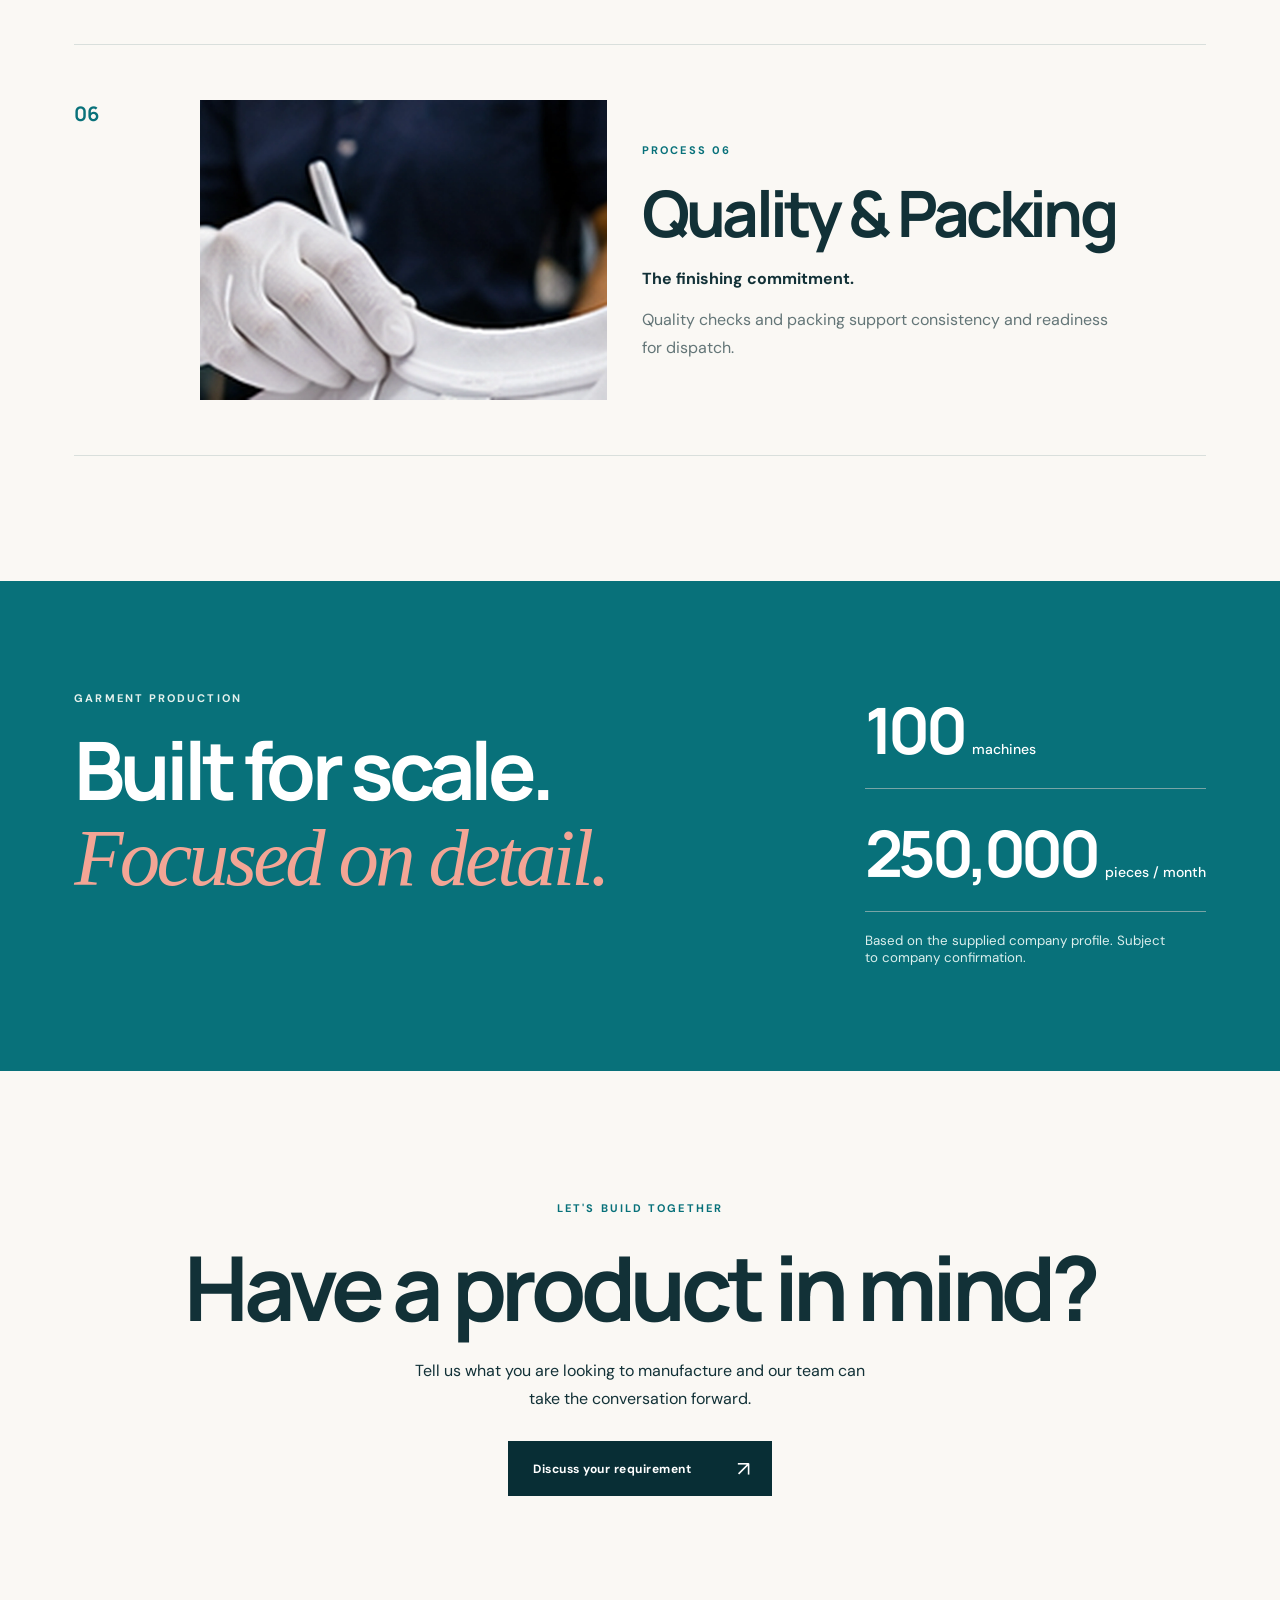
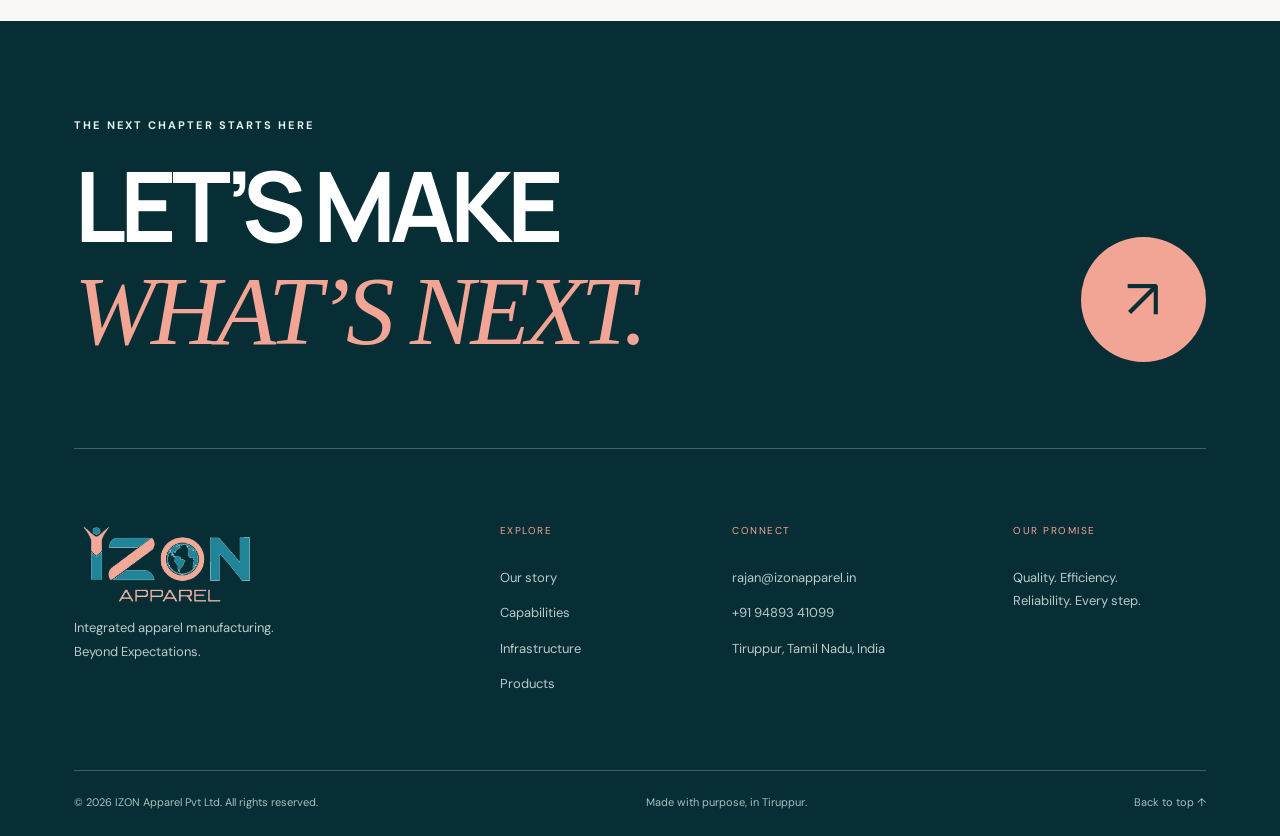
<file: capabilities.html>
<!doctype html><html lang="en"><head><meta charset="utf-8"><meta name="viewport" content="width=device-width, initial-scale=1"><meta name="theme-color" content="#082e35"><meta name="description" content="Explore IZON Apparel’s knitting, dyeing, printing, cutting, stitching, quality control and packing capabilities."><title>Capabilities | IZON Apparel</title><link rel="icon" href="assets/favicon.svg" type="image/svg+xml"><link rel="preconnect" href="https://fonts.googleapis.com"><link rel="preconnect" href="https://fonts.gstatic.com" crossorigin><link href="https://fonts.googleapis.com/css2?family=DM+Sans:wght@400;500;600;700&family=Manrope:wght@400;500;600;700;800&display=swap" rel="stylesheet"><link rel="stylesheet" href="css/site.css"></head><body id="top" data-page="capabilities.html"><div class="page-loader" aria-hidden="true"><span>IZON<span class="loader-dot">.</span></span></div><div class="scroll-progress" aria-hidden="true"></div><header class="site-header" id="siteHeader"><a class="brand" href="index.html" aria-label="IZON Apparel homepage"><span class="brand-word">IZ<span class="brand-o">O</span>N</span><span class="brand-sub">APPAREL</span></a><nav class="desktop-nav" aria-label="Main navigation"><a href="index.html" class="nav-link" data-page="index.html">Home</a><a href="about.html" class="nav-link" data-page="about.html">About</a><a href="capabilities.html" class="nav-link" data-page="capabilities.html">Capabilities</a><a href="infrastructure.html" class="nav-link" data-page="infrastructure.html">Infrastructure</a><a href="products.html" class="nav-link" data-page="products.html">Products</a><a href="sustainability.html" class="nav-link" data-page="sustainability.html">Sustainability</a><a href="contact.html" class="nav-link" data-page="contact.html">Contact</a></nav><a class="header-contact" href="contact.html">Let’s talk <span>↗</span></a><button class="menu-toggle" type="button" aria-label="Open menu" aria-expanded="false" aria-controls="mobileNav"><i></i><i></i></button></header><nav class="mobile-nav" id="mobileNav" aria-label="Mobile navigation"><a href="index.html" class="mobile-link" data-page="index.html">Home<span>↗</span></a><a href="about.html" class="mobile-link" data-page="about.html">About<span>↗</span></a><a href="capabilities.html" class="mobile-link" data-page="capabilities.html">Capabilities<span>↗</span></a><a href="infrastructure.html" class="mobile-link" data-page="infrastructure.html">Infrastructure<span>↗</span></a><a href="products.html" class="mobile-link" data-page="products.html">Products<span>↗</span></a><a href="sustainability.html" class="mobile-link" data-page="sustainability.html">Sustainability<span>↗</span></a><a href="contact.html" class="mobile-link" data-page="contact.html">Contact<span>↗</span></a></nav><main><section class="page-hero page-hero-dark"><span class="eyebrow eyebrow--light">WHAT WE DO / 02</span><h1 class="reveal">One connected<br><em>making process.</em></h1><p class="reveal">An integrated approach from product development to final garment manufacturing.</p><div class="page-hero-image"><img src="assets/machinery.webp" alt="Integrated textile manufacturing machines" class="" loading="lazy"></div></section><section class="section-pad"><div class="section-head reveal"><span class="eyebrow">HOW IT COMES TO LIFE</span><h2>Every stage.<br><em>Made to matter.</em></h2><p>Our company profile describes garment manufacturing supported by knitting, dyeing and printing operations.</p></div><div class="process-rows"><article class="process-row reveal" id="step-1"><div class="process-id">01</div><div class="process-photo"><img src="assets/knitting.webp" alt="Knitting textile manufacturing stage" class="" loading="lazy"></div><div class="process-words"><span class="eyebrow">PROCESS 01</span><h3>Knitting</h3><strong>Fabric creation begins here.</strong><p>Our supporting operations include knitting — an essential first step in creating fabric for garments.</p></div></article><article class="process-row reveal" id="step-2"><div class="process-id">02</div><div class="process-photo"><img src="assets/dyeing.webp" alt="Dyeing textile manufacturing stage" class="" loading="lazy"></div><div class="process-words"><span class="eyebrow">PROCESS 02</span><h3>Dyeing</h3><strong>Colour, consistency and finish.</strong><p>Dyeing brings colour and character to textile materials as part of IZON’s integrated capabilities.</p></div></article><article class="process-row reveal" id="step-3"><div class="process-id">03</div><div class="process-photo"><img src="assets/printing.webp" alt="Printing textile manufacturing stage" class="" loading="lazy"></div><div class="process-words"><span class="eyebrow">PROCESS 03</span><h3>Printing</h3><strong>Design brought to life.</strong><p>Printing enables the application of patterns, artwork and surface details to fabric.</p></div></article><article class="process-row reveal" id="step-4"><div class="process-id">04</div><div class="process-photo"><img src="assets/cutting.webp" alt="Sampling &amp; Cutting textile manufacturing stage" class="" loading="lazy"></div><div class="process-words"><span class="eyebrow">PROCESS 04</span><h3>Sampling & Cutting</h3><strong>Ideas become production-ready.</strong><p>Sampling and cutting help translate product concepts into accurate pieces ready for assembly.</p></div></article><article class="process-row reveal" id="step-5"><div class="process-id">05</div><div class="process-photo"><img src="assets/stitching.webp" alt="Stitching textile manufacturing stage" class="" loading="lazy"></div><div class="process-words"><span class="eyebrow">PROCESS 05</span><h3>Stitching</h3><strong>Where pieces come together.</strong><p>Experienced production teams turn prepared components into finished garments.</p></div></article><article class="process-row reveal" id="step-6"><div class="process-id">06</div><div class="process-photo"><img src="assets/quality-control.webp" alt="Quality &amp; Packing textile manufacturing stage" class="" loading="lazy"></div><div class="process-words"><span class="eyebrow">PROCESS 06</span><h3>Quality & Packing</h3><strong>The finishing commitment.</strong><p>Quality checks and packing support consistency and readiness for dispatch.</p></div></article></div></section><section class="metrics-banner"><div><span class="eyebrow eyebrow--light">GARMENT PRODUCTION</span><h2>Built for scale.<br><em>Focused on detail.</em></h2></div><div class="metrics-stack"><strong>100 <span>machines</span></strong><strong>250,000 <span>pieces / month</span></strong><small>Based on the supplied company profile. Subject to company confirmation.</small></div></section><section class="section-pad centered-outro"><span class="eyebrow">LET'S BUILD TOGETHER</span><h2>Have a product in mind?</h2><p>Tell us what you are looking to manufacture and our team can take the conversation forward.</p><a class="button " href="contact.html"><span>Discuss your requirement</span><span aria-hidden="true">↗</span></a></section></main><footer class="site-footer"><div class="footer-top"><div><span class="eyebrow eyebrow--light">THE NEXT CHAPTER STARTS HERE</span><h2>LET’S MAKE<br><em>WHAT’S NEXT.</em></h2></div><a href="contact.html" class="footer-round" aria-label="Start an enquiry">↗</a></div><div class="footer-grid"><div class="footer-brand"><img src="assets/logo.png" alt="IZON Apparel logo"><p>Integrated apparel manufacturing.<br>Beyond Expectations.</p></div><div><span class="footer-label">EXPLORE</span><a href="about.html">Our story</a><a href="capabilities.html">Capabilities</a><a href="infrastructure.html">Infrastructure</a><a href="products.html">Products</a></div><div><span class="footer-label">CONNECT</span><a href="mailto:rajan@izonapparel.in">rajan@izonapparel.in</a><a href="tel:+919489341099">+91 94893 41099</a><p>Tiruppur, Tamil Nadu, India</p></div><div><span class="footer-label">OUR PROMISE</span><p>Quality. Efficiency.<br>Reliability. Every step.</p></div></div><div class="footer-bottom"><span>© <span id="year"></span> IZON Apparel Pvt Ltd. All rights reserved.</span><span>Made with purpose, in Tiruppur.</span><a href="#top">Back to top ↑</a></div></footer><script src="js/site.js" defer></script></body></html>
</file>
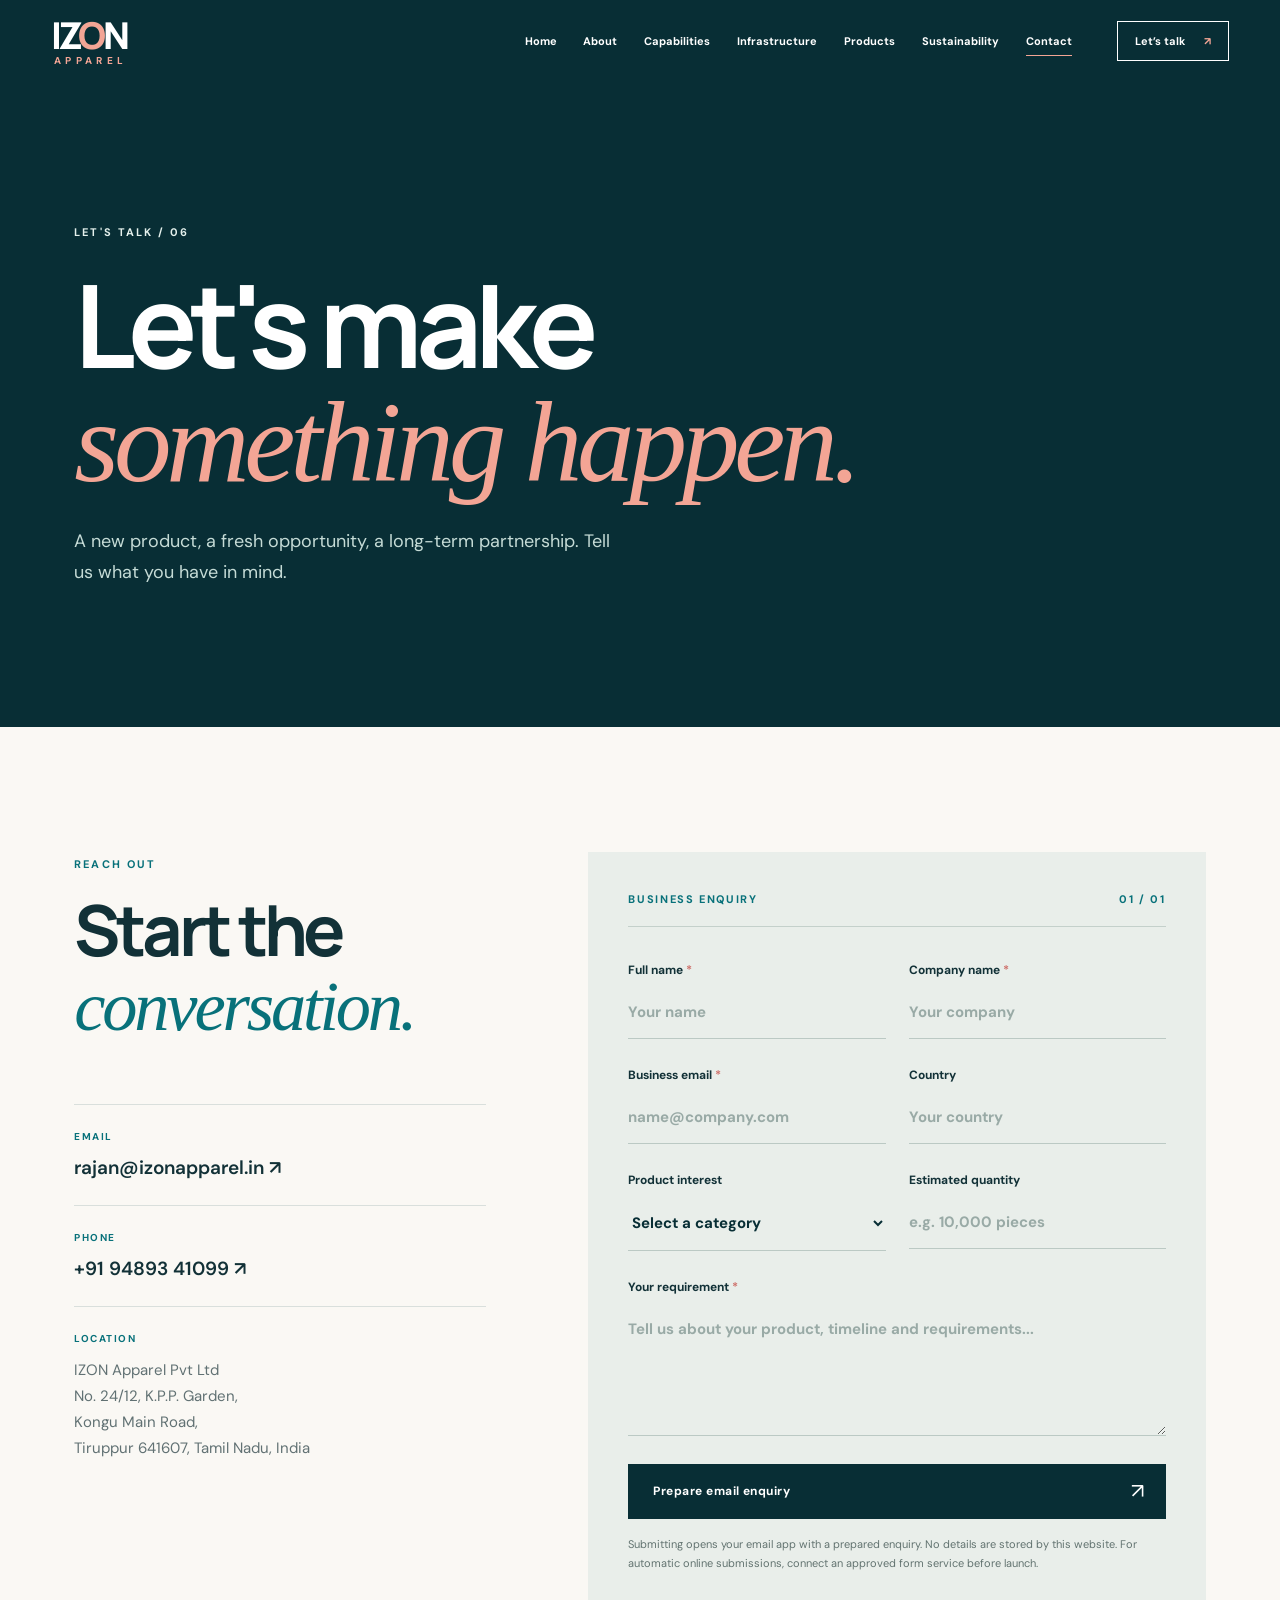
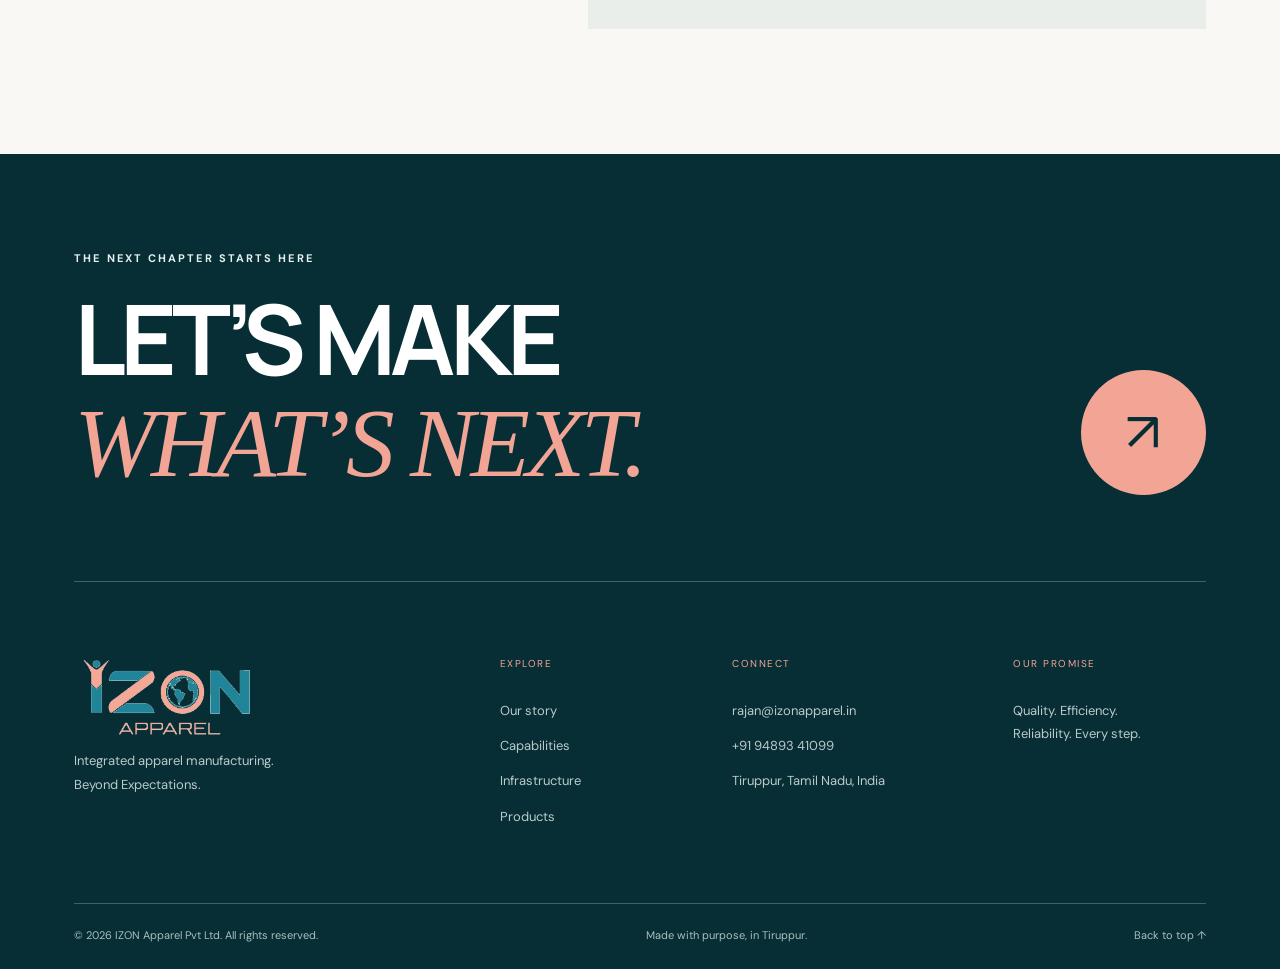
<file: contact.html>
<!doctype html><html lang="en"><head><meta charset="utf-8"><meta name="viewport" content="width=device-width, initial-scale=1"><meta name="theme-color" content="#082e35"><meta name="description" content="Contact IZON Apparel in Tiruppur, India for garment manufacturing and business enquiries."><title>Get in Touch | IZON Apparel</title><link rel="icon" href="assets/favicon.svg" type="image/svg+xml"><link rel="preconnect" href="https://fonts.googleapis.com"><link rel="preconnect" href="https://fonts.gstatic.com" crossorigin><link href="https://fonts.googleapis.com/css2?family=DM+Sans:wght@400;500;600;700&family=Manrope:wght@400;500;600;700;800&display=swap" rel="stylesheet"><link rel="stylesheet" href="css/site.css"></head><body id="top" data-page="contact.html"><div class="page-loader" aria-hidden="true"><span>IZON<span class="loader-dot">.</span></span></div><div class="scroll-progress" aria-hidden="true"></div><header class="site-header" id="siteHeader"><a class="brand" href="index.html" aria-label="IZON Apparel homepage"><span class="brand-word">IZ<span class="brand-o">O</span>N</span><span class="brand-sub">APPAREL</span></a><nav class="desktop-nav" aria-label="Main navigation"><a href="index.html" class="nav-link" data-page="index.html">Home</a><a href="about.html" class="nav-link" data-page="about.html">About</a><a href="capabilities.html" class="nav-link" data-page="capabilities.html">Capabilities</a><a href="infrastructure.html" class="nav-link" data-page="infrastructure.html">Infrastructure</a><a href="products.html" class="nav-link" data-page="products.html">Products</a><a href="sustainability.html" class="nav-link" data-page="sustainability.html">Sustainability</a><a href="contact.html" class="nav-link" data-page="contact.html">Contact</a></nav><a class="header-contact" href="contact.html">Let’s talk <span>↗</span></a><button class="menu-toggle" type="button" aria-label="Open menu" aria-expanded="false" aria-controls="mobileNav"><i></i><i></i></button></header><nav class="mobile-nav" id="mobileNav" aria-label="Mobile navigation"><a href="index.html" class="mobile-link" data-page="index.html">Home<span>↗</span></a><a href="about.html" class="mobile-link" data-page="about.html">About<span>↗</span></a><a href="capabilities.html" class="mobile-link" data-page="capabilities.html">Capabilities<span>↗</span></a><a href="infrastructure.html" class="mobile-link" data-page="infrastructure.html">Infrastructure<span>↗</span></a><a href="products.html" class="mobile-link" data-page="products.html">Products<span>↗</span></a><a href="sustainability.html" class="mobile-link" data-page="sustainability.html">Sustainability<span>↗</span></a><a href="contact.html" class="mobile-link" data-page="contact.html">Contact<span>↗</span></a></nav><main><section class="contact-hero"><span class="eyebrow eyebrow--light">LET'S TALK / 06</span><h1 class="reveal">Let's make<br><em>something happen.</em></h1><p class="reveal">A new product, a fresh opportunity, a long-term partnership. Tell us what you have in mind.</p></section><section class="contact-body section-pad"><div class="contact-info"><span class="eyebrow">REACH OUT</span><h2>Start the<br><em>conversation.</em></h2><div class="contact-info-lines"><div><small>EMAIL</small><a href="mailto:rajan@izonapparel.in">rajan@izonapparel.in ↗</a></div><div><small>PHONE</small><a href="tel:+919489341099">+91 94893 41099 ↗</a></div><div><small>LOCATION</small><p>IZON Apparel Pvt Ltd<br>No. 24/12, K.P.P. Garden,<br>Kongu Main Road,<br>Tiruppur 641607, Tamil Nadu, India</p></div></div></div><div class="contact-form-wrap"><div class="form-top"><span>BUSINESS ENQUIRY</span><span>01 / 01</span></div><form id="contactForm" class="contact-form"><div class="form-row"><label>Full name <span>*</span><input type="text" name="name" required autocomplete="name" placeholder="Your name" maxlength="100"></label><label>Company name <span>*</span><input type="text" name="company" required autocomplete="organization" placeholder="Your company" maxlength="120"></label></div><div class="form-row"><label>Business email <span>*</span><input type="email" name="email" required autocomplete="email" placeholder="name@company.com"></label><label>Country<input type="text" name="country" autocomplete="country-name" placeholder="Your country"></label></div><div class="form-row"><label>Product interest<select name="product"><option value="Not specified">Select a category</option><option>Knitted clothing</option><option>Basic woven apparel</option><option>Other / custom request</option></select></label><label>Estimated quantity<input type="text" name="quantity" placeholder="e.g. 10,000 pieces"></label></div><label>Your requirement <span>*</span><textarea name="message" rows="5" required placeholder="Tell us about your product, timeline and requirements..."></textarea></label><button type="submit" class="button form-submit"><span>Prepare email enquiry</span><span>↗</span></button><p class="form-disclaimer">Submitting opens your email app with a prepared enquiry. No details are stored by this website. For automatic online submissions, connect an approved form service before launch.</p><p class="form-status" id="formStatus" role="status" aria-live="polite"></p></form></div></section></main><footer class="site-footer"><div class="footer-top"><div><span class="eyebrow eyebrow--light">THE NEXT CHAPTER STARTS HERE</span><h2>LET’S MAKE<br><em>WHAT’S NEXT.</em></h2></div><a href="contact.html" class="footer-round" aria-label="Start an enquiry">↗</a></div><div class="footer-grid"><div class="footer-brand"><img src="assets/logo.png" alt="IZON Apparel logo"><p>Integrated apparel manufacturing.<br>Beyond Expectations.</p></div><div><span class="footer-label">EXPLORE</span><a href="about.html">Our story</a><a href="capabilities.html">Capabilities</a><a href="infrastructure.html">Infrastructure</a><a href="products.html">Products</a></div><div><span class="footer-label">CONNECT</span><a href="mailto:rajan@izonapparel.in">rajan@izonapparel.in</a><a href="tel:+919489341099">+91 94893 41099</a><p>Tiruppur, Tamil Nadu, India</p></div><div><span class="footer-label">OUR PROMISE</span><p>Quality. Efficiency.<br>Reliability. Every step.</p></div></div><div class="footer-bottom"><span>© <span id="year"></span> IZON Apparel Pvt Ltd. All rights reserved.</span><span>Made with purpose, in Tiruppur.</span><a href="#top">Back to top ↑</a></div></footer><script src="js/site.js" defer></script></body></html>
</file>
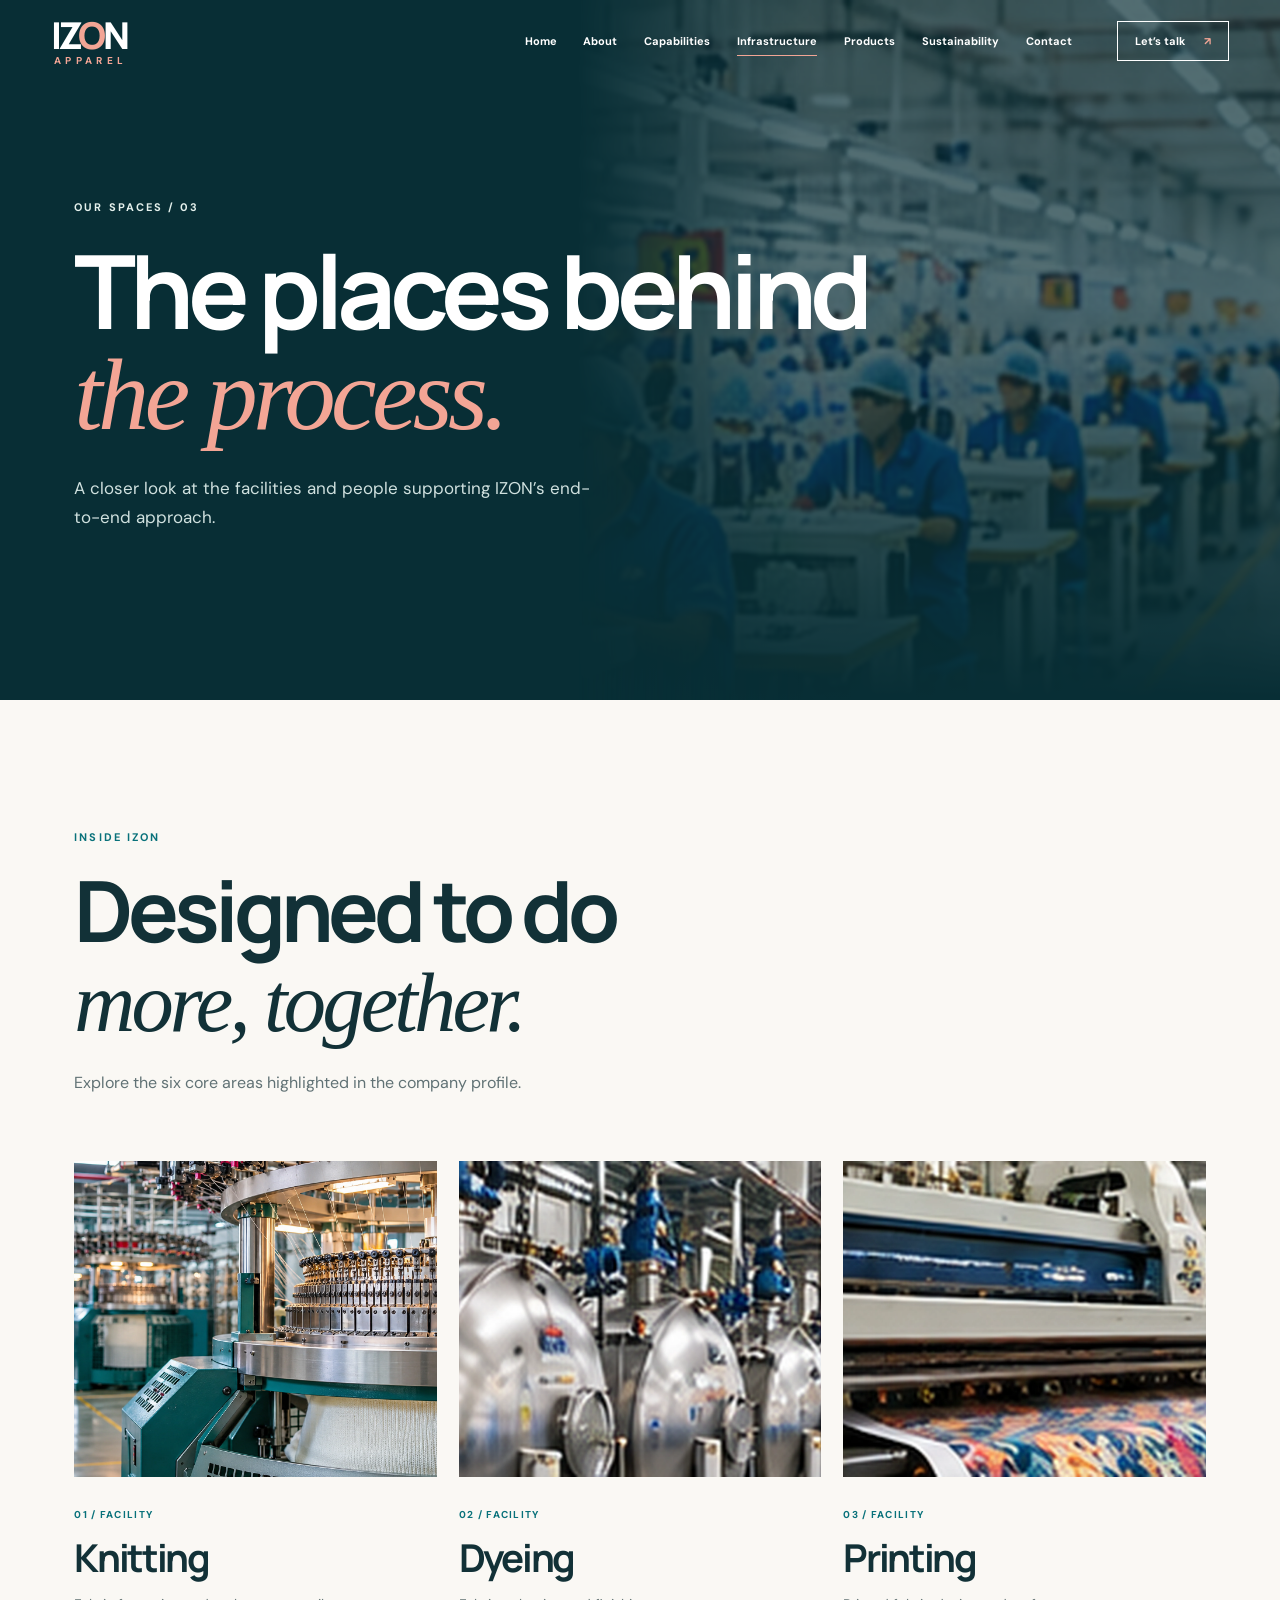
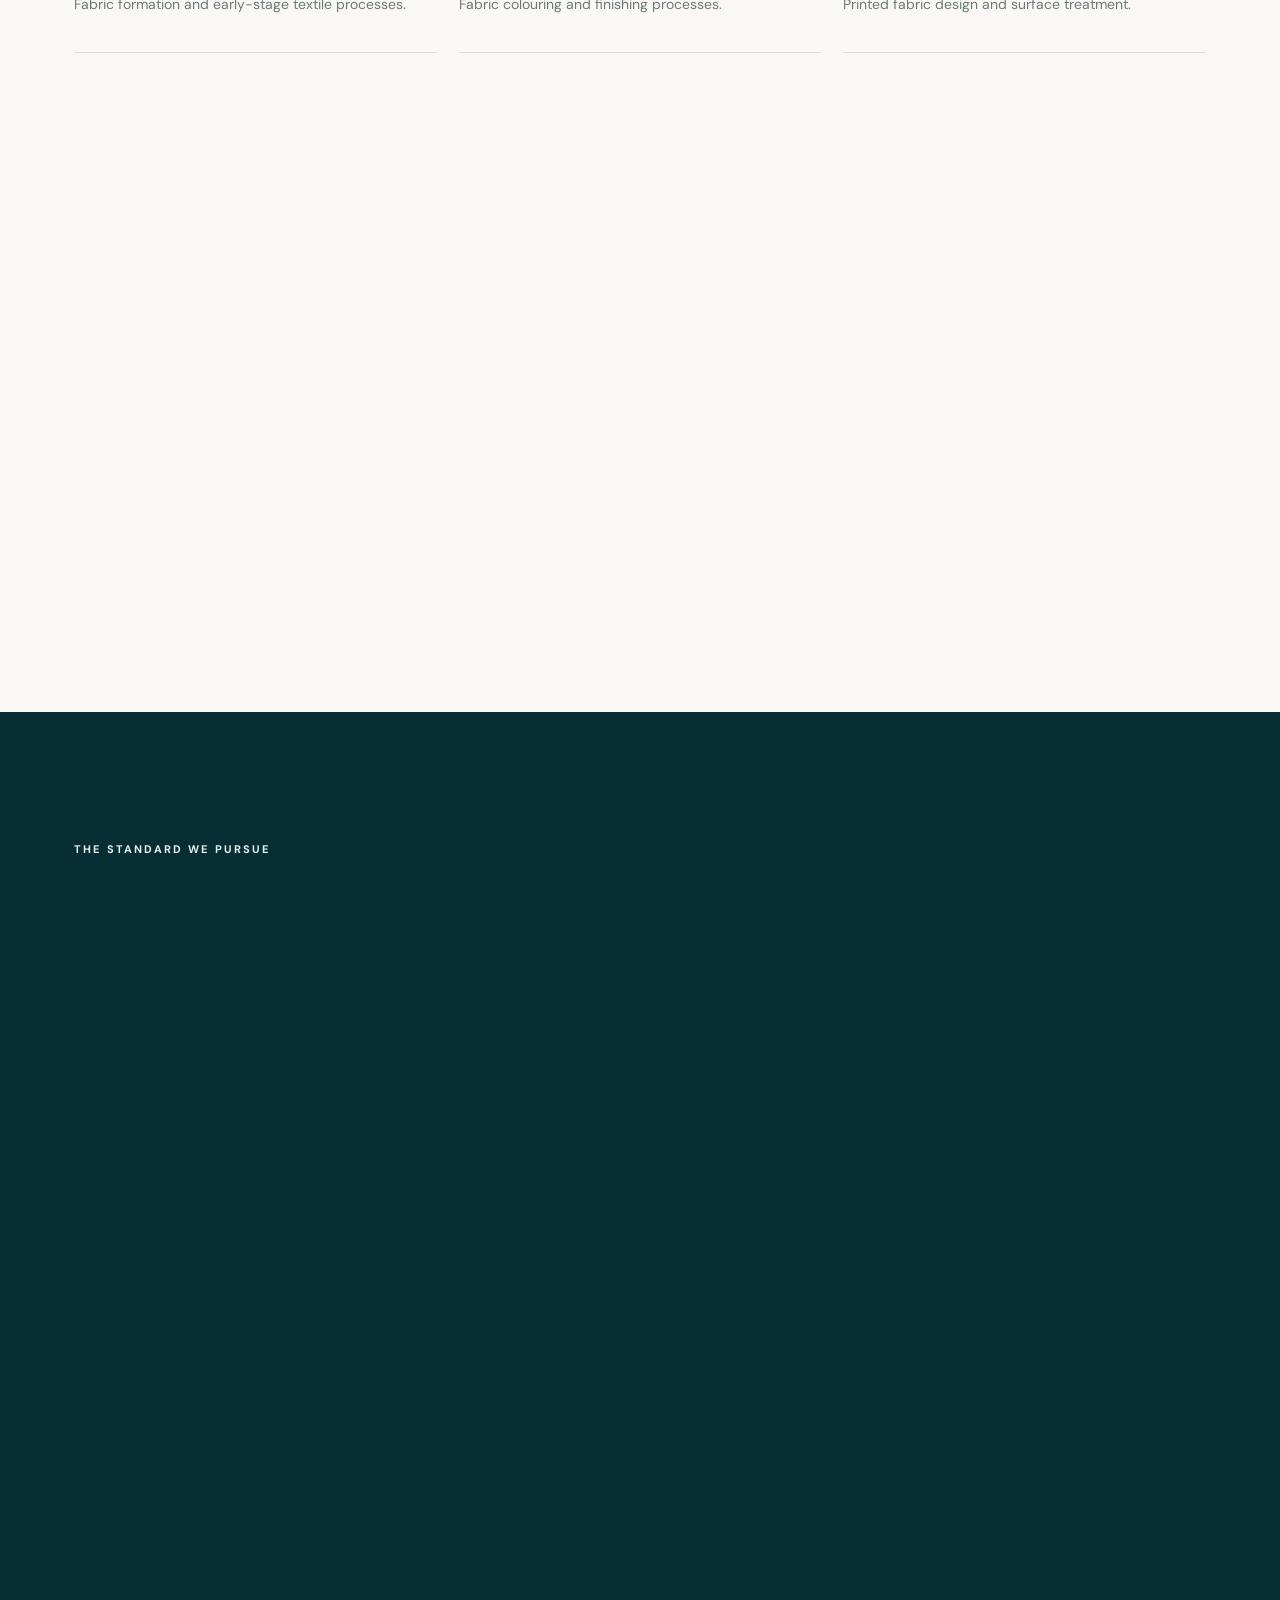
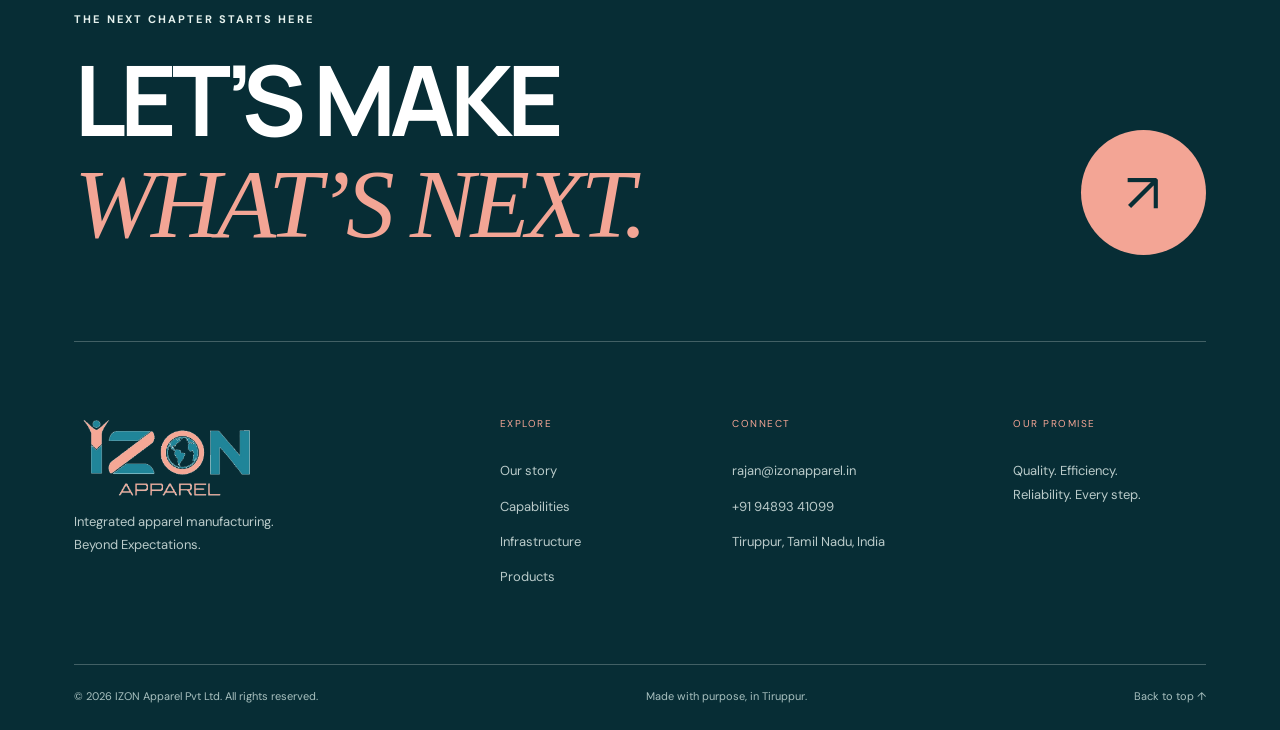
<file: infrastructure.html>
<!doctype html><html lang="en"><head><meta charset="utf-8"><meta name="viewport" content="width=device-width, initial-scale=1"><meta name="theme-color" content="#082e35"><meta name="description" content="Explore IZON Apparel’s knitting, dyeing, printing, garment production, quality control and packing facilities."><title>Our Infrastructure | IZON Apparel</title><link rel="icon" href="assets/favicon.svg" type="image/svg+xml"><link rel="preconnect" href="https://fonts.googleapis.com"><link rel="preconnect" href="https://fonts.gstatic.com" crossorigin><link href="https://fonts.googleapis.com/css2?family=DM+Sans:wght@400;500;600;700&family=Manrope:wght@400;500;600;700;800&display=swap" rel="stylesheet"><link rel="stylesheet" href="css/site.css"></head><body id="top" data-page="infrastructure.html"><div class="page-loader" aria-hidden="true"><span>IZON<span class="loader-dot">.</span></span></div><div class="scroll-progress" aria-hidden="true"></div><header class="site-header" id="siteHeader"><a class="brand" href="index.html" aria-label="IZON Apparel homepage"><span class="brand-word">IZ<span class="brand-o">O</span>N</span><span class="brand-sub">APPAREL</span></a><nav class="desktop-nav" aria-label="Main navigation"><a href="index.html" class="nav-link" data-page="index.html">Home</a><a href="about.html" class="nav-link" data-page="about.html">About</a><a href="capabilities.html" class="nav-link" data-page="capabilities.html">Capabilities</a><a href="infrastructure.html" class="nav-link" data-page="infrastructure.html">Infrastructure</a><a href="products.html" class="nav-link" data-page="products.html">Products</a><a href="sustainability.html" class="nav-link" data-page="sustainability.html">Sustainability</a><a href="contact.html" class="nav-link" data-page="contact.html">Contact</a></nav><a class="header-contact" href="contact.html">Let’s talk <span>↗</span></a><button class="menu-toggle" type="button" aria-label="Open menu" aria-expanded="false" aria-controls="mobileNav"><i></i><i></i></button></header><nav class="mobile-nav" id="mobileNav" aria-label="Mobile navigation"><a href="index.html" class="mobile-link" data-page="index.html">Home<span>↗</span></a><a href="about.html" class="mobile-link" data-page="about.html">About<span>↗</span></a><a href="capabilities.html" class="mobile-link" data-page="capabilities.html">Capabilities<span>↗</span></a><a href="infrastructure.html" class="mobile-link" data-page="infrastructure.html">Infrastructure<span>↗</span></a><a href="products.html" class="mobile-link" data-page="products.html">Products<span>↗</span></a><a href="sustainability.html" class="mobile-link" data-page="sustainability.html">Sustainability<span>↗</span></a><a href="contact.html" class="mobile-link" data-page="contact.html">Contact<span>↗</span></a></nav><main><section class="page-hero page-hero-dark"><span class="eyebrow eyebrow--light">OUR SPACES / 03</span><h1 class="reveal">The places behind<br><em>the process.</em></h1><p class="reveal">A closer look at the facilities and people supporting IZON’s end-to-end approach.</p><div class="page-hero-image"><img src="assets/garment-floor.webp" alt="Apparel manufacturing floor at work" class="" loading="lazy"></div></section><section class="section-pad facilities-section"><div class="section-head reveal"><span class="eyebrow">INSIDE IZON</span><h2>Designed to do<br><em>more, together.</em></h2><p>Explore the six core areas highlighted in the company profile.</p></div><div class="facility-grid"><article class="facility-card reveal"><div class="facility-photo"><img src="assets/knitting.webp" alt="Knitting department" class="" loading="lazy"></div><span>01 / FACILITY</span><h3>Knitting</h3><p>Fabric formation and early-stage textile processes.</p></article><article class="facility-card reveal"><div class="facility-photo"><img src="assets/dyeing-machine.webp" alt="Dyeing department" class="" loading="lazy"></div><span>02 / FACILITY</span><h3>Dyeing</h3><p>Fabric colouring and finishing processes.</p></article><article class="facility-card reveal"><div class="facility-photo"><img src="assets/printing-machine.webp" alt="Printing department" class="" loading="lazy"></div><span>03 / FACILITY</span><h3>Printing</h3><p>Printed fabric design and surface treatment.</p></article><article class="facility-card reveal"><div class="facility-photo"><img src="assets/garment-floor.webp" alt="Garment division department" class="" loading="lazy"></div><span>04 / FACILITY</span><h3>Garment division</h3><p>Stitching and apparel production activity.</p></article><article class="facility-card reveal"><div class="facility-photo"><img src="assets/quality-control.webp" alt="Quality control department" class="" loading="lazy"></div><span>05 / FACILITY</span><h3>Quality control</h3><p>Garment inspection and quality review.</p></article><article class="facility-card reveal"><div class="facility-photo"><img src="assets/packing.webp" alt="Packing department" class="" loading="lazy"></div><span>06 / FACILITY</span><h3>Packing</h3><p>Final preparation of garments for dispatch.</p></article></div></section><section class="dark-principles section-pad"><span class="eyebrow eyebrow--light">THE STANDARD WE PURSUE</span><div class="principles-list"><div class="reveal"><span>01</span><h3>Quality</h3><p>Care in every stage.</p></div><div class="reveal"><span>02</span><h3>Efficiency</h3><p>Connected production processes.</p></div><div class="reveal"><span>03</span><h3>Reliability</h3><p>Commitment through delivery.</p></div></div></section></main><footer class="site-footer"><div class="footer-top"><div><span class="eyebrow eyebrow--light">THE NEXT CHAPTER STARTS HERE</span><h2>LET’S MAKE<br><em>WHAT’S NEXT.</em></h2></div><a href="contact.html" class="footer-round" aria-label="Start an enquiry">↗</a></div><div class="footer-grid"><div class="footer-brand"><img src="assets/logo.png" alt="IZON Apparel logo"><p>Integrated apparel manufacturing.<br>Beyond Expectations.</p></div><div><span class="footer-label">EXPLORE</span><a href="about.html">Our story</a><a href="capabilities.html">Capabilities</a><a href="infrastructure.html">Infrastructure</a><a href="products.html">Products</a></div><div><span class="footer-label">CONNECT</span><a href="mailto:rajan@izonapparel.in">rajan@izonapparel.in</a><a href="tel:+919489341099">+91 94893 41099</a><p>Tiruppur, Tamil Nadu, India</p></div><div><span class="footer-label">OUR PROMISE</span><p>Quality. Efficiency.<br>Reliability. Every step.</p></div></div><div class="footer-bottom"><span>© <span id="year"></span> IZON Apparel Pvt Ltd. All rights reserved.</span><span>Made with purpose, in Tiruppur.</span><a href="#top">Back to top ↑</a></div></footer><script src="js/site.js" defer></script></body></html>
</file>
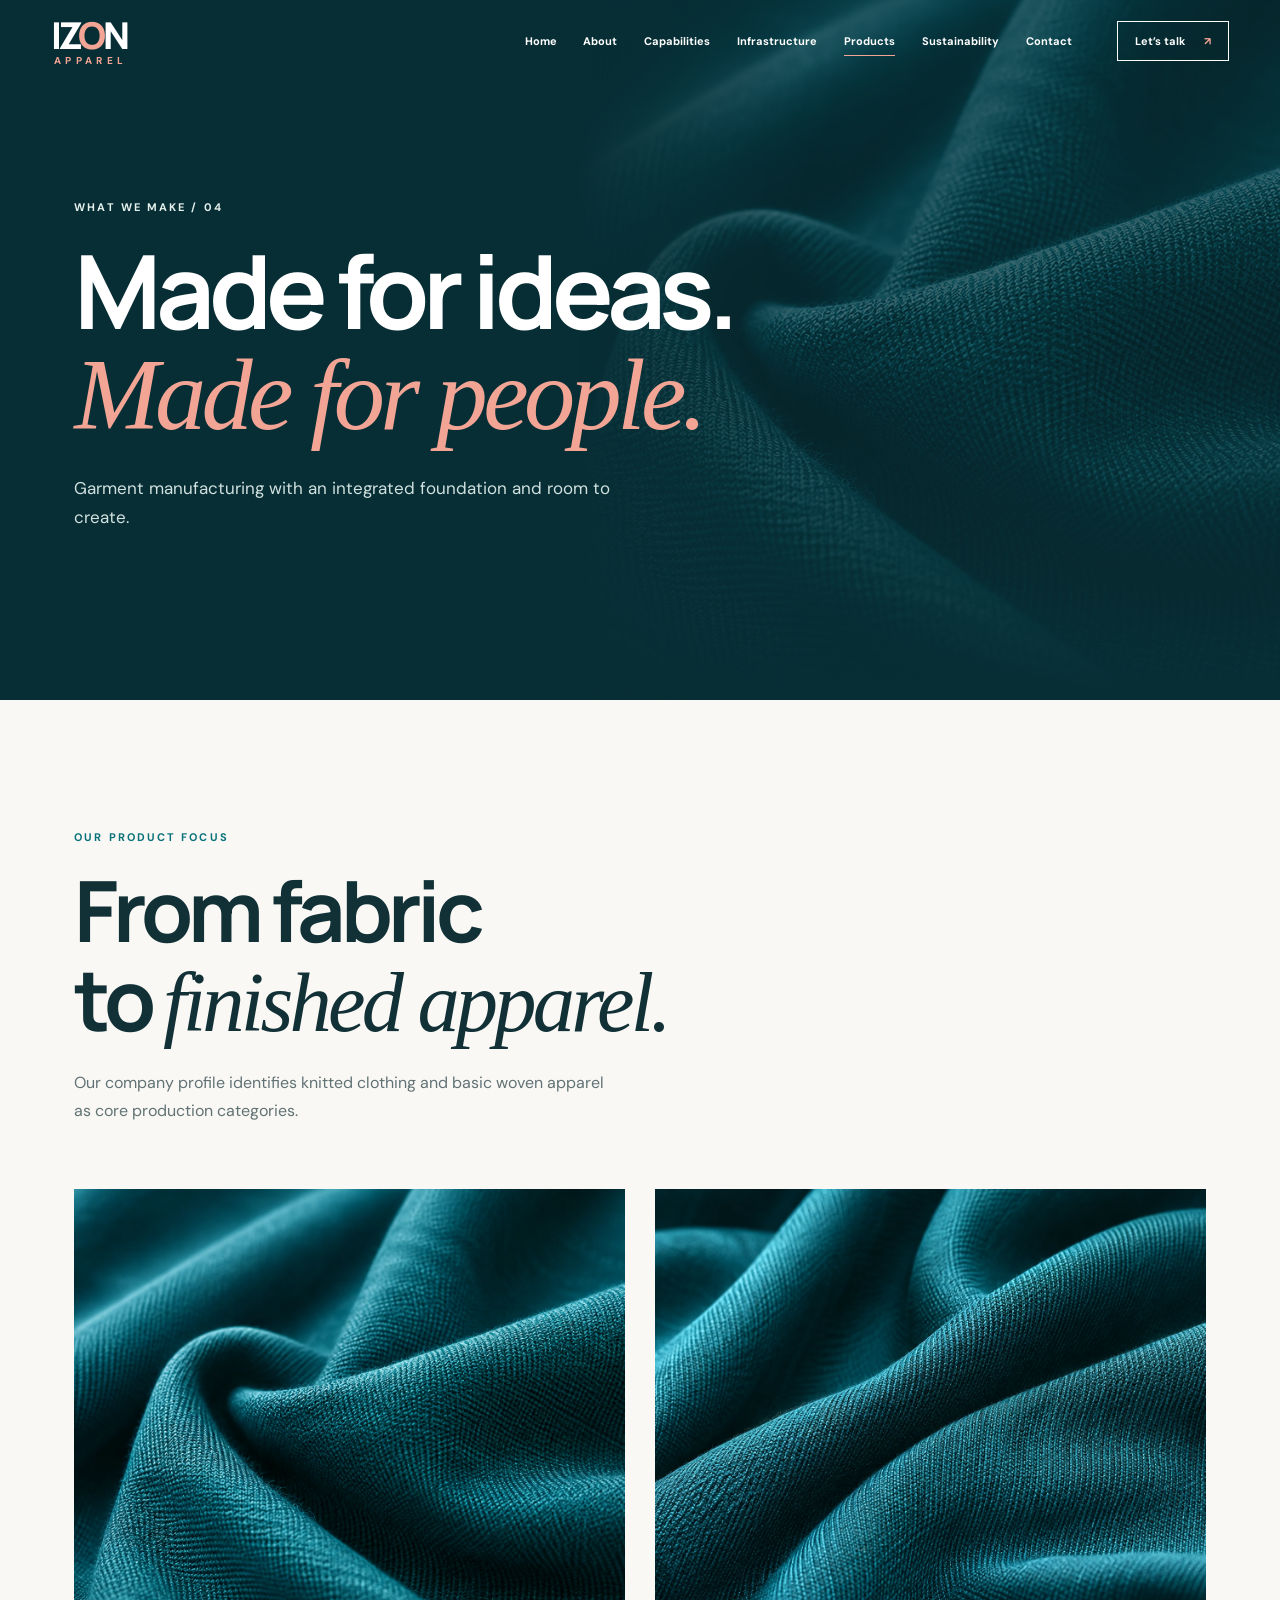
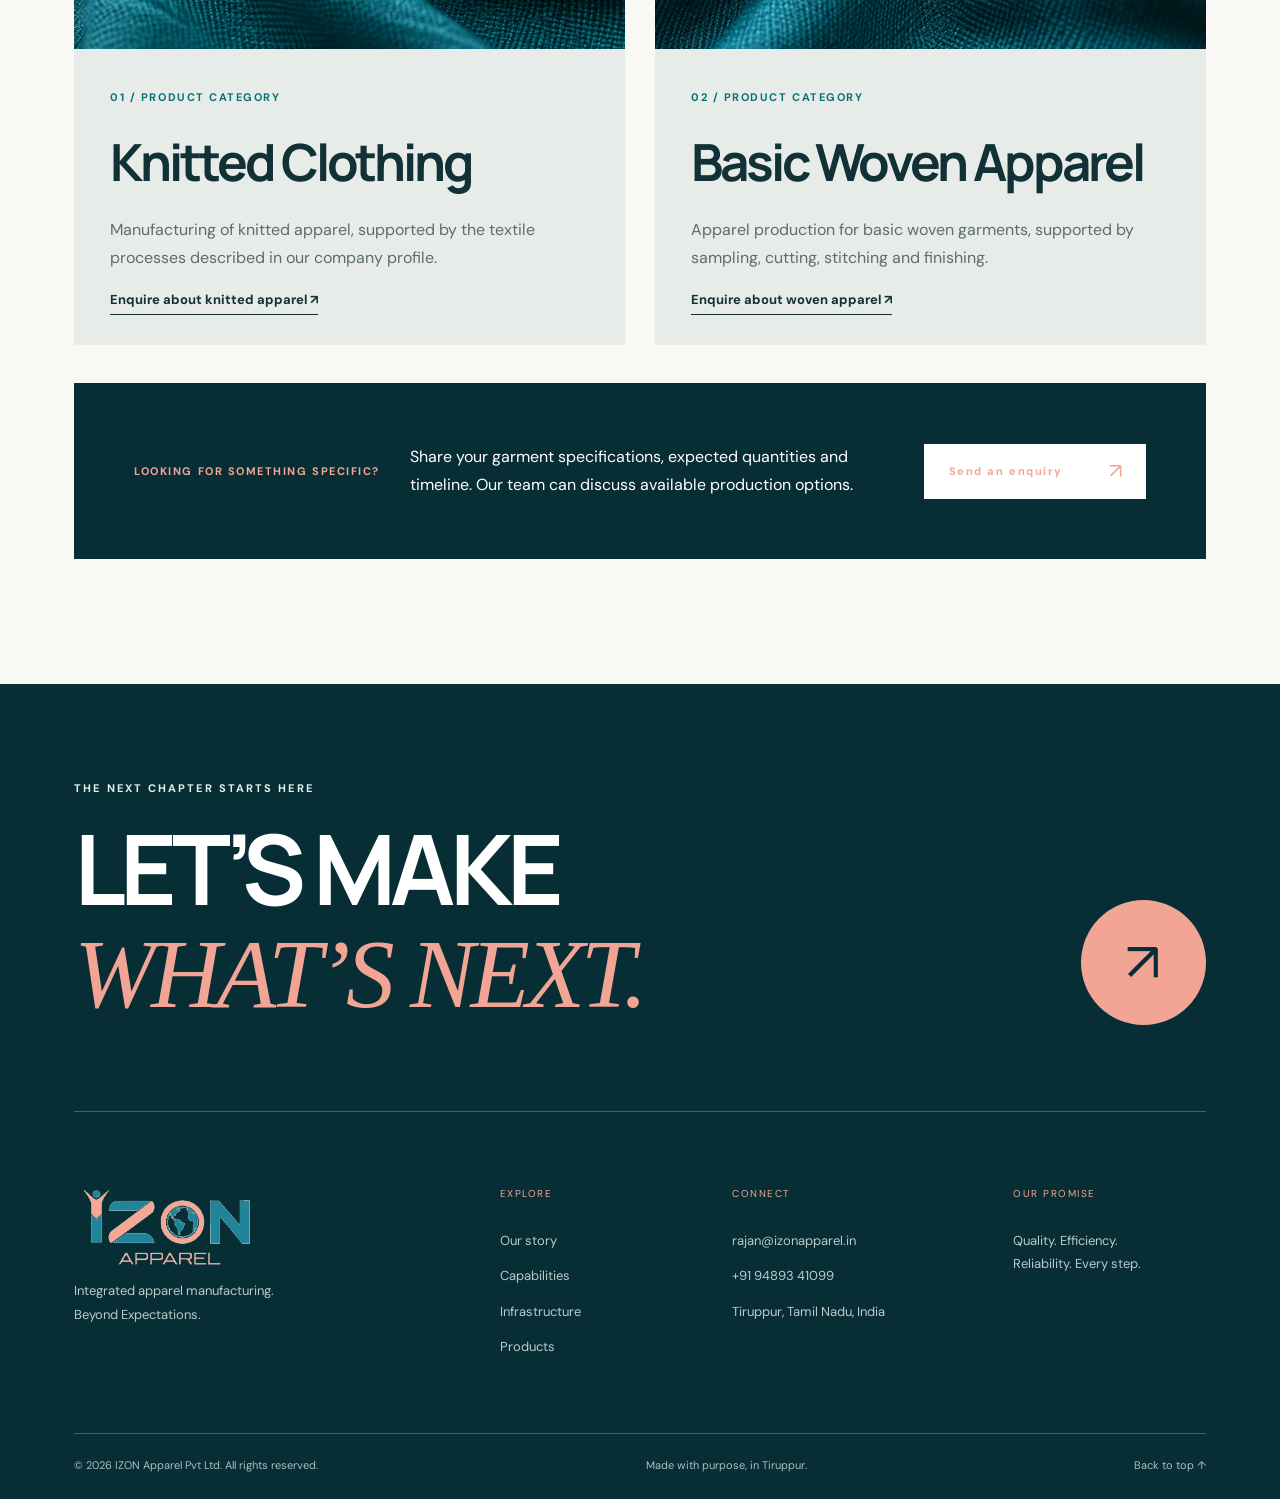
<file: products.html>
<!doctype html><html lang="en"><head><meta charset="utf-8"><meta name="viewport" content="width=device-width, initial-scale=1"><meta name="theme-color" content="#082e35"><meta name="description" content="Discover IZON Apparel’s knitted clothing and basic woven apparel manufacturing focus."><title>Products | IZON Apparel</title><link rel="icon" href="assets/favicon.svg" type="image/svg+xml"><link rel="preconnect" href="https://fonts.googleapis.com"><link rel="preconnect" href="https://fonts.gstatic.com" crossorigin><link href="https://fonts.googleapis.com/css2?family=DM+Sans:wght@400;500;600;700&family=Manrope:wght@400;500;600;700;800&display=swap" rel="stylesheet"><link rel="stylesheet" href="css/site.css"></head><body id="top" data-page="products.html"><div class="page-loader" aria-hidden="true"><span>IZON<span class="loader-dot">.</span></span></div><div class="scroll-progress" aria-hidden="true"></div><header class="site-header" id="siteHeader"><a class="brand" href="index.html" aria-label="IZON Apparel homepage"><span class="brand-word">IZ<span class="brand-o">O</span>N</span><span class="brand-sub">APPAREL</span></a><nav class="desktop-nav" aria-label="Main navigation"><a href="index.html" class="nav-link" data-page="index.html">Home</a><a href="about.html" class="nav-link" data-page="about.html">About</a><a href="capabilities.html" class="nav-link" data-page="capabilities.html">Capabilities</a><a href="infrastructure.html" class="nav-link" data-page="infrastructure.html">Infrastructure</a><a href="products.html" class="nav-link" data-page="products.html">Products</a><a href="sustainability.html" class="nav-link" data-page="sustainability.html">Sustainability</a><a href="contact.html" class="nav-link" data-page="contact.html">Contact</a></nav><a class="header-contact" href="contact.html">Let’s talk <span>↗</span></a><button class="menu-toggle" type="button" aria-label="Open menu" aria-expanded="false" aria-controls="mobileNav"><i></i><i></i></button></header><nav class="mobile-nav" id="mobileNav" aria-label="Mobile navigation"><a href="index.html" class="mobile-link" data-page="index.html">Home<span>↗</span></a><a href="about.html" class="mobile-link" data-page="about.html">About<span>↗</span></a><a href="capabilities.html" class="mobile-link" data-page="capabilities.html">Capabilities<span>↗</span></a><a href="infrastructure.html" class="mobile-link" data-page="infrastructure.html">Infrastructure<span>↗</span></a><a href="products.html" class="mobile-link" data-page="products.html">Products<span>↗</span></a><a href="sustainability.html" class="mobile-link" data-page="sustainability.html">Sustainability<span>↗</span></a><a href="contact.html" class="mobile-link" data-page="contact.html">Contact<span>↗</span></a></nav><main><section class="page-hero page-hero-dark"><span class="eyebrow eyebrow--light">WHAT WE MAKE / 04</span><h1 class="reveal">Made for ideas.<br><em>Made for people.</em></h1><p class="reveal">Garment manufacturing with an integrated foundation and room to create.</p><div class="page-hero-image"><img src="assets/fabric-blue.webp" alt="Colourful apparel fabrics" class="" loading="lazy"></div></section><section class="section-pad product-section"><div class="section-head reveal"><span class="eyebrow">OUR PRODUCT FOCUS</span><h2>From fabric<br>to <em>finished apparel.</em></h2><p>Our company profile identifies knitted clothing and basic woven apparel as core production categories.</p></div><div class="product-grid"><article class="product-spot reveal"><div class="product-visual"><img src="assets/fabric-blue.webp" alt="Textile fabric for knitted apparel" class="" loading="lazy"></div><div><span>01 / PRODUCT CATEGORY</span><h3>Knitted Clothing</h3><p>Manufacturing of knitted apparel, supported by the textile processes described in our company profile.</p><a class="text-link" href="contact.html">Enquire about knitted apparel ↗</a></div></article><article class="product-spot reveal"><div class="product-visual"><img src="assets/fabric.webp" alt="Fabric for basic woven apparel" class="" loading="lazy"></div><div><span>02 / PRODUCT CATEGORY</span><h3>Basic Woven Apparel</h3><p>Apparel production for basic woven garments, supported by sampling, cutting, stitching and finishing.</p><a class="text-link" href="contact.html">Enquire about woven apparel ↗</a></div></article></div><div class="product-note reveal"><span>LOOKING FOR SOMETHING SPECIFIC?</span><p>Share your garment specifications, expected quantities and timeline. Our team can discuss available production options.</p><a class="button " href="contact.html"><span>Send an enquiry</span><span aria-hidden="true">↗</span></a></div></section></main><footer class="site-footer"><div class="footer-top"><div><span class="eyebrow eyebrow--light">THE NEXT CHAPTER STARTS HERE</span><h2>LET’S MAKE<br><em>WHAT’S NEXT.</em></h2></div><a href="contact.html" class="footer-round" aria-label="Start an enquiry">↗</a></div><div class="footer-grid"><div class="footer-brand"><img src="assets/logo.png" alt="IZON Apparel logo"><p>Integrated apparel manufacturing.<br>Beyond Expectations.</p></div><div><span class="footer-label">EXPLORE</span><a href="about.html">Our story</a><a href="capabilities.html">Capabilities</a><a href="infrastructure.html">Infrastructure</a><a href="products.html">Products</a></div><div><span class="footer-label">CONNECT</span><a href="mailto:rajan@izonapparel.in">rajan@izonapparel.in</a><a href="tel:+919489341099">+91 94893 41099</a><p>Tiruppur, Tamil Nadu, India</p></div><div><span class="footer-label">OUR PROMISE</span><p>Quality. Efficiency.<br>Reliability. Every step.</p></div></div><div class="footer-bottom"><span>© <span id="year"></span> IZON Apparel Pvt Ltd. All rights reserved.</span><span>Made with purpose, in Tiruppur.</span><a href="#top">Back to top ↑</a></div></footer><script src="js/site.js" defer></script></body></html>
</file>
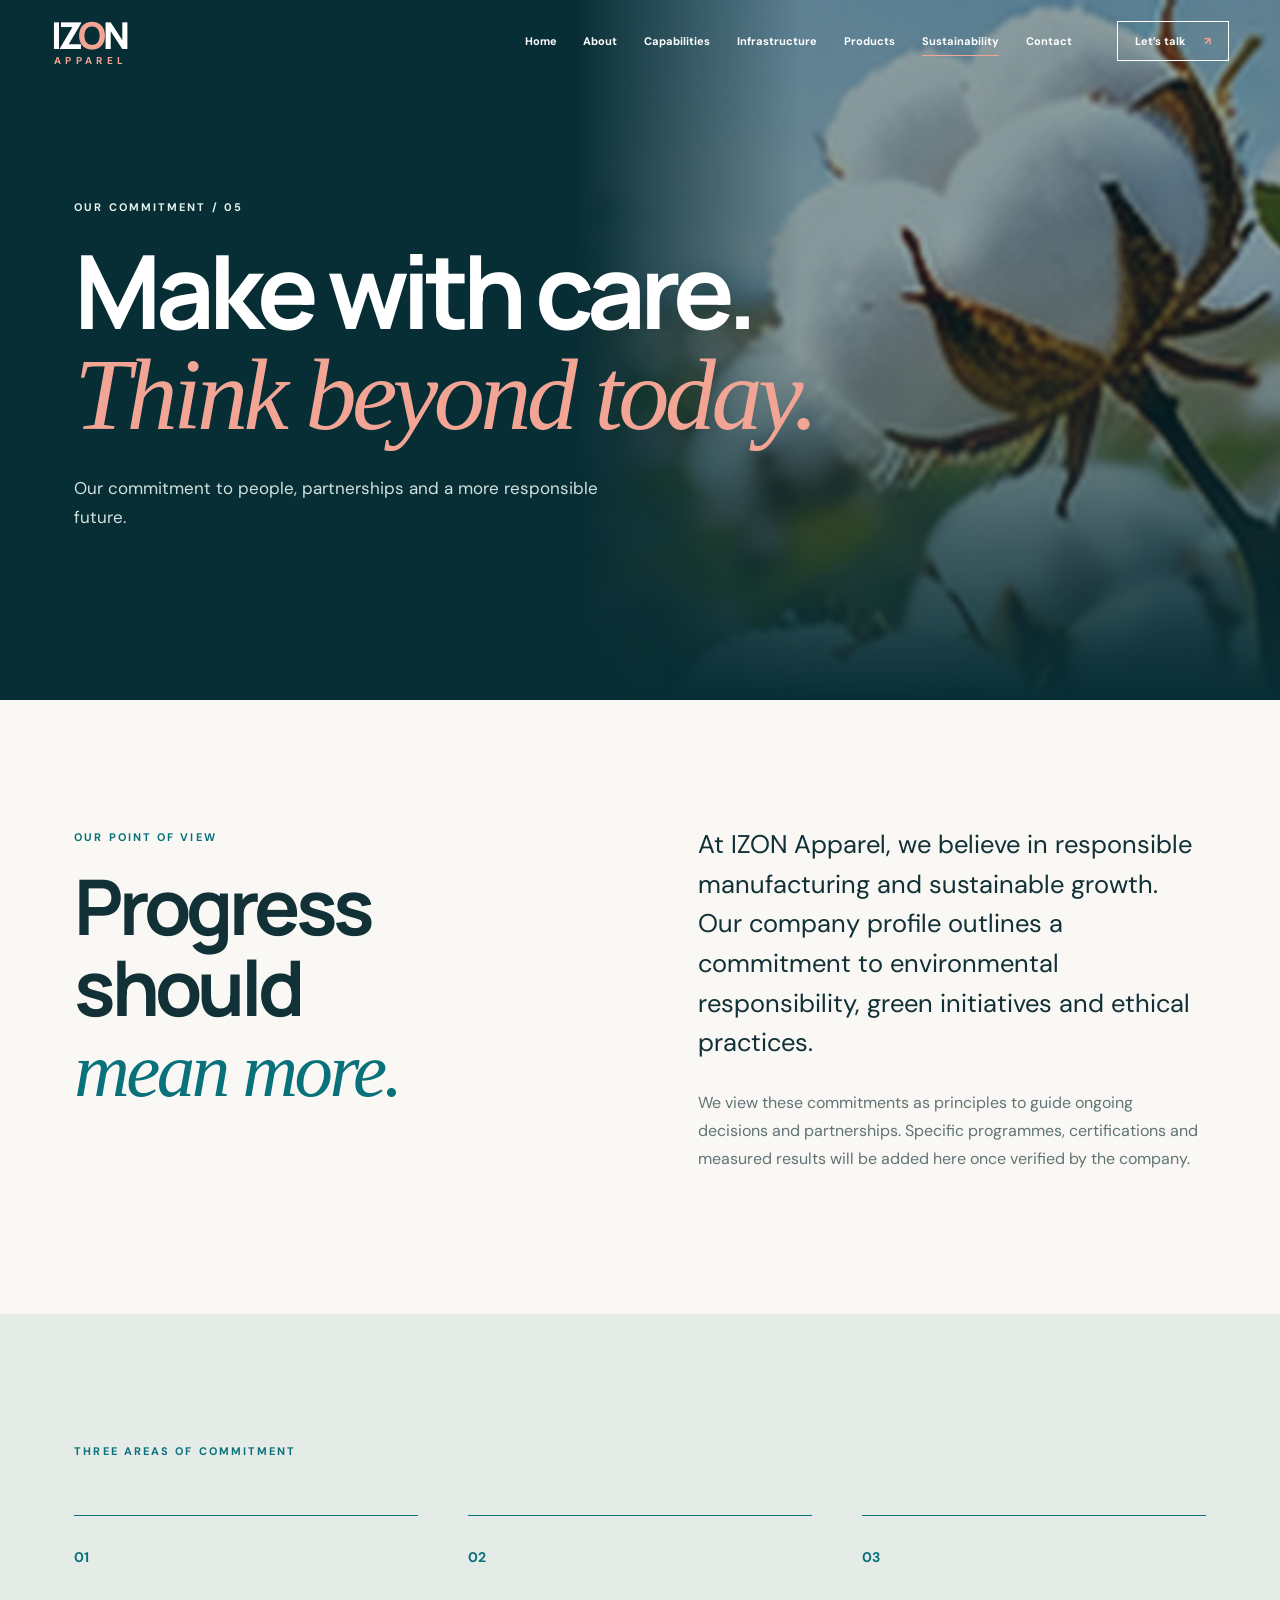
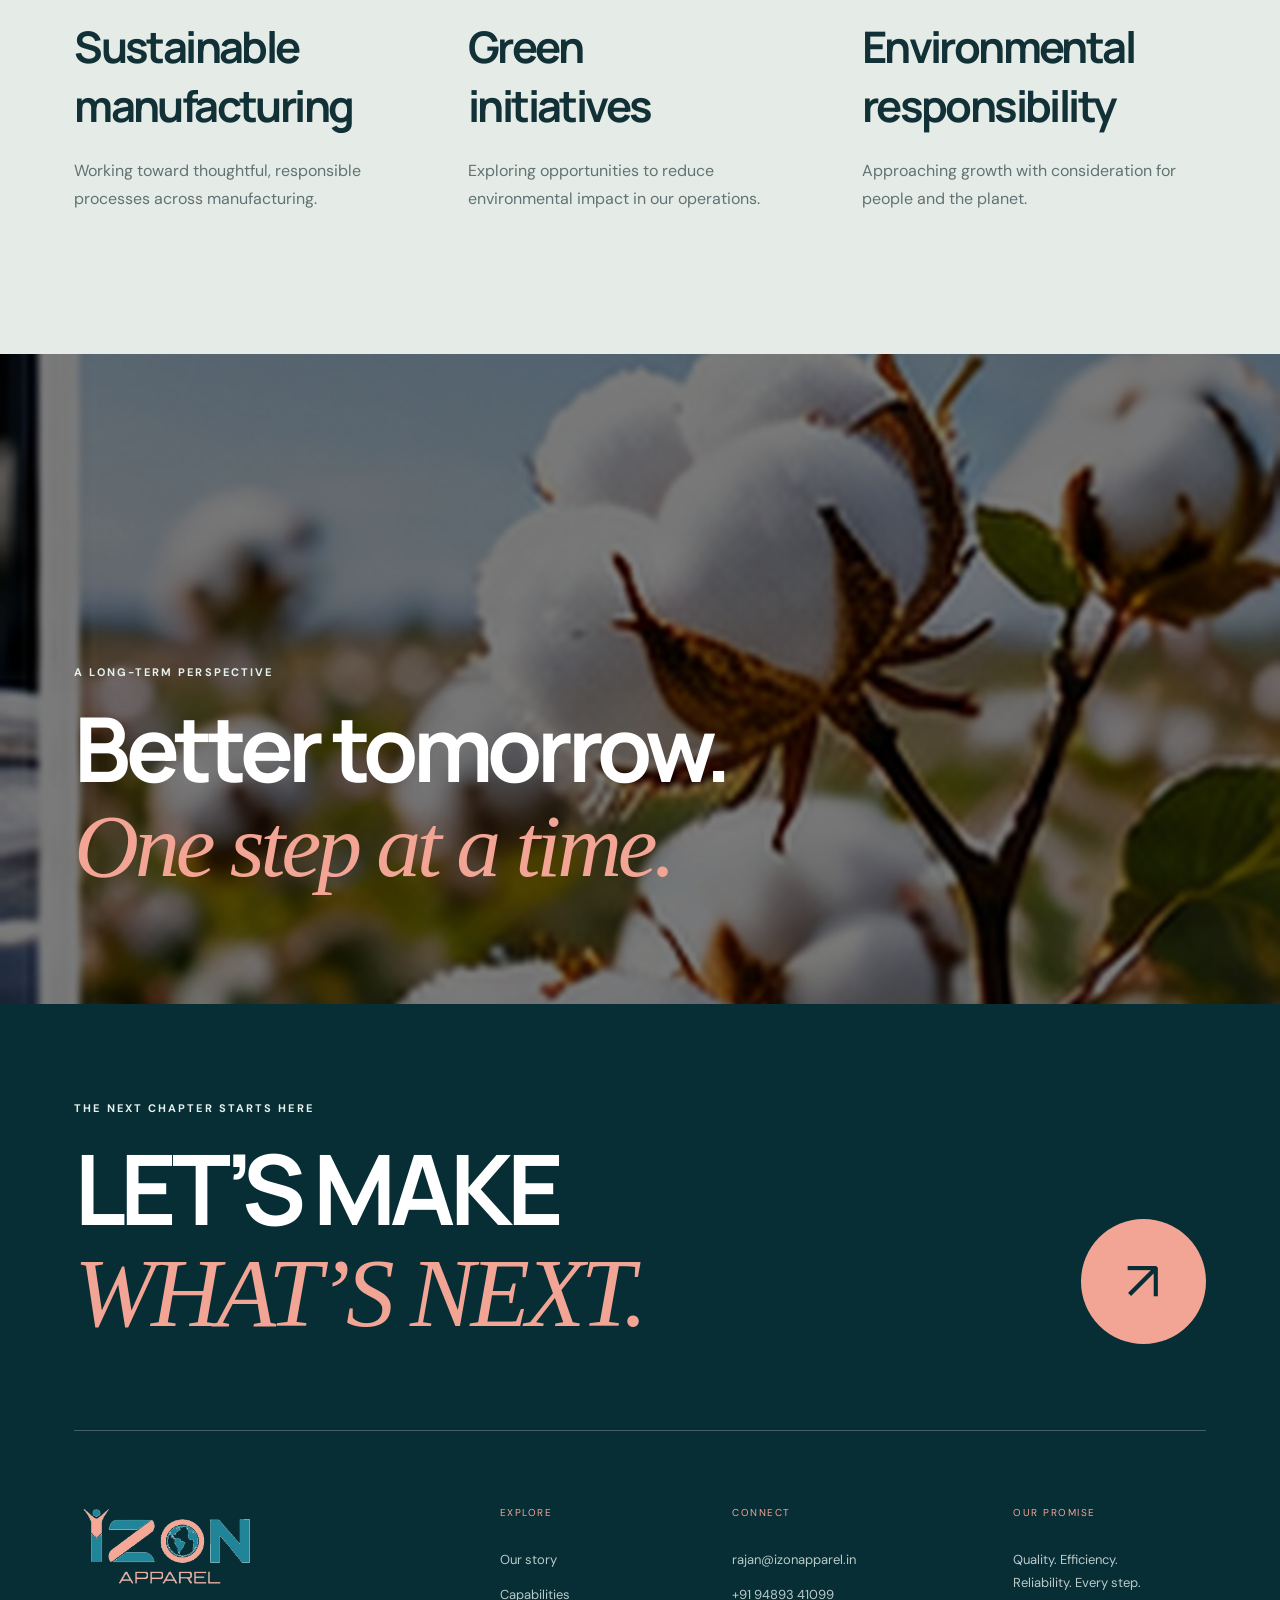
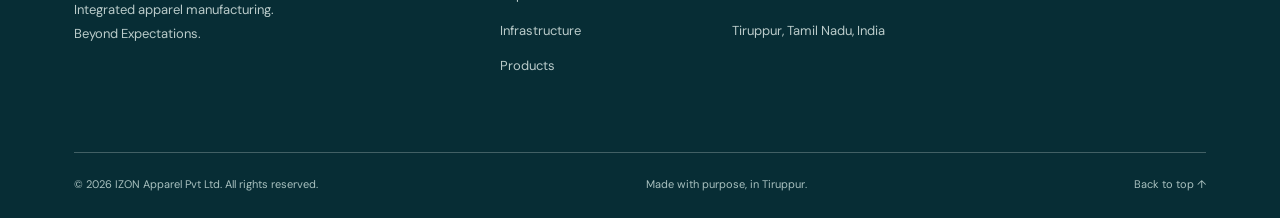
<file: sustainability.html>
<!doctype html><html lang="en"><head><meta charset="utf-8"><meta name="viewport" content="width=device-width, initial-scale=1"><meta name="theme-color" content="#082e35"><meta name="description" content="Learn about IZON Apparel’s commitment to responsible manufacturing and sustainable growth."><title>Our Commitment | IZON Apparel</title><link rel="icon" href="assets/favicon.svg" type="image/svg+xml"><link rel="preconnect" href="https://fonts.googleapis.com"><link rel="preconnect" href="https://fonts.gstatic.com" crossorigin><link href="https://fonts.googleapis.com/css2?family=DM+Sans:wght@400;500;600;700&family=Manrope:wght@400;500;600;700;800&display=swap" rel="stylesheet"><link rel="stylesheet" href="css/site.css"></head><body id="top" data-page="sustainability.html"><div class="page-loader" aria-hidden="true"><span>IZON<span class="loader-dot">.</span></span></div><div class="scroll-progress" aria-hidden="true"></div><header class="site-header" id="siteHeader"><a class="brand" href="index.html" aria-label="IZON Apparel homepage"><span class="brand-word">IZ<span class="brand-o">O</span>N</span><span class="brand-sub">APPAREL</span></a><nav class="desktop-nav" aria-label="Main navigation"><a href="index.html" class="nav-link" data-page="index.html">Home</a><a href="about.html" class="nav-link" data-page="about.html">About</a><a href="capabilities.html" class="nav-link" data-page="capabilities.html">Capabilities</a><a href="infrastructure.html" class="nav-link" data-page="infrastructure.html">Infrastructure</a><a href="products.html" class="nav-link" data-page="products.html">Products</a><a href="sustainability.html" class="nav-link" data-page="sustainability.html">Sustainability</a><a href="contact.html" class="nav-link" data-page="contact.html">Contact</a></nav><a class="header-contact" href="contact.html">Let’s talk <span>↗</span></a><button class="menu-toggle" type="button" aria-label="Open menu" aria-expanded="false" aria-controls="mobileNav"><i></i><i></i></button></header><nav class="mobile-nav" id="mobileNav" aria-label="Mobile navigation"><a href="index.html" class="mobile-link" data-page="index.html">Home<span>↗</span></a><a href="about.html" class="mobile-link" data-page="about.html">About<span>↗</span></a><a href="capabilities.html" class="mobile-link" data-page="capabilities.html">Capabilities<span>↗</span></a><a href="infrastructure.html" class="mobile-link" data-page="infrastructure.html">Infrastructure<span>↗</span></a><a href="products.html" class="mobile-link" data-page="products.html">Products<span>↗</span></a><a href="sustainability.html" class="mobile-link" data-page="sustainability.html">Sustainability<span>↗</span></a><a href="contact.html" class="mobile-link" data-page="contact.html">Contact<span>↗</span></a></nav><main><section class="page-hero page-hero-dark page-hero-natural"><span class="eyebrow eyebrow--light">OUR COMMITMENT / 05</span><h1 class="reveal">Make with care.<br><em>Think beyond today.</em></h1><p class="reveal">Our commitment to people, partnerships and a more responsible future.</p><div class="page-hero-image"><img src="assets/cotton.webp" alt="Cotton plants with green leaves" class="" loading="lazy"></div></section><section class="section-pad sustain-main"><div><span class="eyebrow">OUR POINT OF VIEW</span><h2 class="reveal">Progress should<br><em>mean more.</em></h2></div><div><p class="large-body reveal">At IZON Apparel, we believe in responsible manufacturing and sustainable growth. Our company profile outlines a commitment to environmental responsibility, green initiatives and ethical practices.</p><p class="reveal">We view these commitments as principles to guide ongoing decisions and partnerships. Specific programmes, certifications and measured results will be added here once verified by the company.</p></div></section><section class="pillar-section section-pad"><span class="eyebrow">THREE AREAS OF COMMITMENT</span><div class="pillar-list"><article class="pillar reveal"><span>01</span><h3>Sustainable<br>manufacturing</h3><p>Working toward thoughtful, responsible processes across manufacturing.</p></article><article class="pillar reveal"><span>02</span><h3>Green<br>initiatives</h3><p>Exploring opportunities to reduce environmental impact in our operations.</p></article><article class="pillar reveal"><span>03</span><h3>Environmental<br>responsibility</h3><p>Approaching growth with consideration for people and the planet.</p></article></div></section><section class="sustain-fullbleed"><img src="assets/cotton.webp" alt="Cotton as a natural textile fibre" class="" loading="lazy"><div><span class="eyebrow eyebrow--light">A LONG-TERM PERSPECTIVE</span><h2>Better tomorrow.<br><em>One step at a time.</em></h2></div></section></main><footer class="site-footer"><div class="footer-top"><div><span class="eyebrow eyebrow--light">THE NEXT CHAPTER STARTS HERE</span><h2>LET’S MAKE<br><em>WHAT’S NEXT.</em></h2></div><a href="contact.html" class="footer-round" aria-label="Start an enquiry">↗</a></div><div class="footer-grid"><div class="footer-brand"><img src="assets/logo.png" alt="IZON Apparel logo"><p>Integrated apparel manufacturing.<br>Beyond Expectations.</p></div><div><span class="footer-label">EXPLORE</span><a href="about.html">Our story</a><a href="capabilities.html">Capabilities</a><a href="infrastructure.html">Infrastructure</a><a href="products.html">Products</a></div><div><span class="footer-label">CONNECT</span><a href="mailto:rajan@izonapparel.in">rajan@izonapparel.in</a><a href="tel:+919489341099">+91 94893 41099</a><p>Tiruppur, Tamil Nadu, India</p></div><div><span class="footer-label">OUR PROMISE</span><p>Quality. Efficiency.<br>Reliability. Every step.</p></div></div><div class="footer-bottom"><span>© <span id="year"></span> IZON Apparel Pvt Ltd. All rights reserved.</span><span>Made with purpose, in Tiruppur.</span><a href="#top">Back to top ↑</a></div></footer><script src="js/site.js" defer></script></body></html>
</file>
<file: css/site.css>
:root{--ink:#123137;--deep:#082e35;--teal:#08717a;--coral:#f3a595;--cream:#faf8f4;--paper:#fffefa;--grey:#737e80;--line:#d9dfdc;--font:'DM Sans',Arial,sans-serif;--display:'Manrope',Arial,sans-serif}*{box-sizing:border-box}html{scroll-behavior:smooth}body{margin:0;background:var(--cream);color:var(--ink);font-family:var(--font);-webkit-font-smoothing:antialiased}body.menu-open{overflow:hidden}a{color:inherit;text-decoration:none}button,input,textarea,select{font:inherit}button{cursor:pointer}img{max-width:100%;display:block}::selection{background:var(--coral);color:var(--deep)}h1,h2,h3,p{margin-top:0}h1,h2,h3{font-family:var(--display);letter-spacing:-.06em}h1{line-height:.98}h2{line-height:1.05}em{font-family:Georgia,serif;font-weight:400;letter-spacing:-.045em}p{line-height:1.75}.eyebrow{display:inline-block;color:var(--teal);font-size:11px;font-weight:700;letter-spacing:.19em;text-transform:uppercase}.eyebrow--light{color:#e5f1ed}.section-pad{padding:125px max(5.8vw,24px)}.section-head{margin-bottom:64px}.section-head h2{font-size:clamp(48px,6.6vw,108px);margin:20px 0 22px;font-weight:700}.section-head>p{max-width:540px;color:#617275;font-size:16px}.button{min-height:55px;display:inline-flex;align-items:center;gap:46px;justify-content:space-between;padding:0 20px 0 24px;background:var(--deep);color:white;font-size:12px;font-weight:700;letter-spacing:.04em;border:1px solid var(--deep);transition:background .3s,color .3s,transform .3s}.button span:last-child{font-size:21px;font-weight:400;transition:transform .3s}.button:hover{transform:translateY(-3px);background:var(--coral);border-color:var(--coral);color:var(--deep)}.button:hover span:last-child{transform:translate(3px,-3px)}.button--light{background:var(--paper);border-color:var(--paper);color:var(--deep)}.button--light:hover{background:var(--coral)}.text-link{font-weight:700;font-size:13px;border-bottom:1px solid;padding-bottom:6px}.text-link:hover{color:var(--teal)}.site-header{height:82px;position:fixed;z-index:80;top:0;left:0;right:0;display:flex;align-items:center;padding:0 max(4vw,22px);gap:30px;color:#fff;transition:background .4s,color .4s,height .4s,border .4s}.site-header.scrolled,.site-header.menu-active{height:74px;background:rgba(250,248,244,.97);color:var(--deep);border-bottom:1px solid rgba(8,46,53,.1);backdrop-filter:blur(15px)}.brand{width:124px;line-height:1;flex:none;display:flex;flex-direction:column;align-items:flex-start}.brand-word{font-family:var(--display);font-size:37px;letter-spacing:-.12em;font-weight:800}.brand-o{color:var(--coral);padding-right:1px}.brand-sub{font-size:10px;letter-spacing:.43em;font-weight:700;margin:2px 0 0 3px;color:var(--coral)}.desktop-nav{display:flex;gap:clamp(14px,2.1vw,34px);align-items:center;margin-left:auto}.nav-link{font-size:11px;font-weight:700;transition:color .3s;position:relative}.nav-link:after{content:'';height:1px;width:0;background:var(--coral);position:absolute;bottom:-8px;left:0;transition:width .3s}.nav-link:hover:after,.nav-link.active:after{width:100%}.nav-link:hover{color:var(--coral)}.header-contact{border:1px solid currentColor;padding:12px 17px;font-size:11px;font-weight:700;margin-left:15px;white-space:nowrap}.header-contact span{margin-left:16px;color:var(--coral)}.menu-toggle{display:none;background:none;border:0;width:40px;height:42px;margin-left:auto;position:relative}.menu-toggle i{width:27px;height:2px;position:absolute;left:6px;top:16px;background:currentColor;transition:transform .3s}.menu-toggle i:last-child{top:24px}.menu-open .menu-toggle i:first-child{transform:translateY(4px) rotate(45deg)}.menu-open .menu-toggle i:last-child{transform:translateY(-4px) rotate(-45deg)}.mobile-nav{display:none}.scroll-progress{position:fixed;left:0;top:0;z-index:99;height:3px;width:0;background:var(--coral);pointer-events:none}.page-loader{position:fixed;inset:0;z-index:100;background:var(--deep);display:grid;place-items:center;transition:opacity .55s,visibility .55s}.page-loader>span{font-family:var(--display);font-weight:800;font-size:clamp(60px,9vw,120px);letter-spacing:-.1em;color:#fff;animation:loaderPulse 1.2s ease-in-out infinite alternate}.loader-dot{color:var(--coral)}.page-loader.hidden{opacity:0;visibility:hidden;pointer-events:none}@keyframes loaderPulse{from{opacity:.45;transform:translateY(8px)}to{opacity:1;transform:translateY(0)}}.reveal{opacity:0;transform:translateY(32px);transition:opacity .8s ease,transform .8s cubic-bezier(.2,.8,.2,1)}.reveal.visible{opacity:1;transform:translateY(0)}.hero{position:relative;height:min(970px,100svh);min-height:700px;overflow:hidden;background:#174e52;color:white}.hero-photo,.hero-shade,.hero-photo img{position:absolute;inset:0;width:100%;height:100%}.hero-photo img{object-fit:cover;transform:scale(1.05)}.hero-shade{background:linear-gradient(90deg,rgba(2,31,35,.87) 0%,rgba(2,42,47,.66) 47%,rgba(2,42,47,.2) 100%),linear-gradient(0deg,rgba(2,31,35,.68),transparent 30%)}.hero:after{content:'';width:440px;height:440px;border:1px solid rgba(255,255,255,.18);position:absolute;right:-180px;top:25%;border-radius:50%;pointer-events:none}.hero-count{position:absolute;top:135px;left:max(5.8vw,24px);right:max(5.8vw,24px);display:flex;justify-content:space-between;font-size:10px;letter-spacing:.14em;color:#c5dbd9}.hero-content{position:absolute;top:50%;left:max(5.8vw,24px);width:90%;transform:translateY(-37%)}.hero-kicker{margin-bottom:30px}.display-title{font-size:clamp(65px,9.5vw,165px);line-height:1.04;letter-spacing:-.09em;font-weight:800;margin-bottom:35px}.display-title em{color:#f3b5a9;font-size:.89em}.period{font-family:var(--display);color:#fff}.hero-bottom{display:flex;align-items:center;gap:80px}.hero-bottom p{font-size:15px;line-height:1.6;max-width:300px}.hero-scroll,.hero-index{position:absolute;bottom:30px;font-size:10px;letter-spacing:.17em}.hero-scroll{left:max(5.8vw,24px)}.hero-scroll span{margin-left:12px;font-size:19px}.hero-index{right:max(5.8vw,24px)}.intro-section{display:grid;grid-template-columns:1fr 2.5fr;gap:5vw;background:var(--cream)}.intro-label{display:flex;align-items:flex-start;gap:20px;padding-top:15px}.small-line{height:1px;flex:1;background:var(--teal);margin-top:8px}.big-statement{font-family:var(--display);font-size:clamp(39px,5vw,82px);font-weight:600;line-height:1.18;letter-spacing:-.065em}.big-statement em{color:var(--teal)}.intro-detail{margin-left:25%;margin-top:55px;max-width:520px}.intro-detail p{color:#627273;font-size:17px;margin-bottom:28px}.cap-stats{min-height:690px;background:var(--deep);color:white;position:relative;overflow:hidden}.cap-stats-img,.cap-stats-overlay{position:absolute;inset:0}.cap-stats-img img{height:100%;width:100%;object-fit:cover}.cap-stats-overlay{background:linear-gradient(90deg,rgba(4,38,44,.95) 0%,rgba(4,38,44,.76) 60%,rgba(4,38,44,.23) 100%)}.stats-content{position:relative;z-index:1;padding:115px max(5.8vw,24px);max-width:1150px}.stats-content h2{font-size:clamp(55px,7vw,105px);margin:20px 0 70px}.stats-content h2 em{color:var(--coral)}.stat-list{display:flex;gap:70px}.stat{display:flex;flex-direction:column;gap:8px}.stat strong{font:700 clamp(58px,7.2vw,110px)/1 var(--display);letter-spacing:-.07em}.stat strong .stat-plus{color:var(--coral)}.stat>span{font-size:15px;font-weight:700}.stat small{font-size:10px;font-weight:400;opacity:.6}.stat-footnote{font-size:10px;opacity:.55;margin-top:30px}.journey-section{background:#fff}.journey-top{display:flex;justify-content:space-between;gap:20px;align-items:flex-end}.journey-top .section-head{margin-bottom:50px}.journey-top .button{margin-bottom:56px}.journey-ui{display:grid;grid-template-columns:29% 1fr;min-height:540px;background:var(--cream)}.journey-tabs{display:flex;flex-direction:column;border-right:1px solid var(--line)}.journey-tab{border:0;border-bottom:1px solid var(--line);background:transparent;text-align:left;padding:28px 25px;font-family:var(--display);font-size:clamp(15px,1.4vw,22px);font-weight:700;color:#748285;flex:1;transition:color .3s,background .3s,padding .3s}.journey-tab span{font:700 11px var(--font);margin-right:17px;color:#9da9a8}.journey-tab.active,.journey-tab:hover{color:var(--deep);background:#e5edeb;padding-left:34px}.journey-visual{position:relative;overflow:hidden;min-height:540px;background:var(--deep)}.journey-visual>img{height:100%;width:100%;position:absolute;inset:0;object-fit:cover;filter:brightness(.75);transition:opacity .28s,transform .8s}.journey-visual>img.changing{opacity:.25;transform:scale(1.08)}.journey-caption{position:absolute;bottom:0;left:0;right:0;padding:35px 45px;display:grid;grid-template-columns:90px 1fr 45px;align-items:end;background:linear-gradient(transparent,rgba(1,28,33,.96));color:#fff}.journey-caption>span:first-child{font-size:11px;letter-spacing:.12em;color:var(--coral)}.journey-caption h3{font-size:clamp(25px,3vw,47px);margin-bottom:10px}.journey-caption p{font-size:13px;max-width:430px;color:#cbdcdd;margin:0}.journey-arrow{font-size:38px;font-weight:200}.quote-band{text-align:center;padding:130px 24px;background:var(--deep);color:white;overflow:hidden}.quote-thread{white-space:nowrap;opacity:.12;font-size:55px;letter-spacing:15px;margin-bottom:55px;color:var(--coral)}.quote-band h2{font-size:clamp(50px,7vw,110px);margin:22px 0 25px}.quote-band h2 em{color:var(--coral)}.quote-band p{max-width:510px;margin:0 auto;color:#c9d6d3}.split-feature{display:grid;grid-template-columns:1fr 1fr;min-height:700px}.split-picture{min-height:600px;overflow:hidden}.split-picture img{height:100%;width:100%;object-fit:cover;transition:transform 1s}.split-picture:hover img{transform:scale(1.045)}.split-content{background:#e9eae5;display:flex;align-items:flex-start;justify-content:center;flex-direction:column;padding:95px 10%}.split-content h2{font-size:clamp(50px,5.5vw,90px);margin:30px 0}.split-content h2 em{color:var(--teal)}.split-content p{max-width:460px;color:#617174;margin-bottom:33px}.sustain-teaser{display:grid;grid-template-columns:1fr 1fr;gap:8vw;align-items:center}.sustain-teaser-copy .section-head{margin-bottom:28px}.sustain-teaser-photo{height:550px;overflow:hidden}.sustain-teaser-photo img{height:100%;width:100%;object-fit:cover}.home-cta{padding:135px max(5.8vw,24px);background:#e8b5a7;text-align:center}.home-cta h2{font-size:clamp(60px,9.2vw,145px);line-height:1.04;margin:30px 0}.home-cta h2 em{color:var(--teal)}.home-cta p{margin-bottom:30px}.home-cta .eyebrow{color:var(--deep)}.site-footer{background:#072d35;color:white;padding:92px max(5.8vw,24px) 27px}.footer-top{display:flex;align-items:end;justify-content:space-between;padding-bottom:86px;border-bottom:1px solid #426065}.footer-top h2{font-size:clamp(55px,7.6vw,120px);line-height:1.04;margin:20px 0 0}.footer-top h2 em{color:var(--coral)}.footer-round{display:grid;place-items:center;background:var(--coral);border-radius:50%;height:125px;width:125px;color:var(--deep);font-size:55px;transition:transform .35s}.footer-round:hover{transform:rotate(45deg)}.footer-grid{display:grid;grid-template-columns:2fr 1fr 1.25fr 1fr;gap:40px;padding:75px 0}.footer-brand img{width:180px;max-height:90px;object-fit:contain;object-position:left center}.footer-brand p{margin-top:20px}.footer-grid>div{display:flex;flex-direction:column;align-items:flex-start;gap:12px}.footer-grid a,.footer-grid p{font-size:13px;color:#bacbca;line-height:1.8;margin:0}.footer-grid a:hover{color:var(--coral)}.footer-label{font-size:10px;letter-spacing:.15em;color:var(--coral);margin-bottom:17px}.footer-bottom{display:flex;justify-content:space-between;gap:20px;border-top:1px solid #426065;padding-top:24px;font-size:11px;color:#a8c0bf}.footer-bottom a:hover{color:var(--coral)}.page-hero{position:relative;min-height:700px;padding:195px max(5.8vw,24px) 125px;overflow:hidden}.page-hero-dark{background:var(--deep);color:white}.page-hero h1{position:relative;z-index:2;font-size:clamp(60px,8vw,130px);max-width:1100px;margin:24px 0 28px}.page-hero h1 em{color:var(--coral)}.page-hero>p{position:relative;z-index:2;max-width:540px;color:#d0e1df;font-size:17px}.page-hero>.eyebrow{position:relative;z-index:2}.page-hero-image{position:absolute;inset:0 0 0 auto;width:55%;opacity:.3;mask-image:linear-gradient(90deg,transparent,#000 32%)}.page-hero-image:after{content:'';inset:0;position:absolute;background:linear-gradient(0deg,var(--deep),transparent 50%)}.page-hero-image img{width:100%;height:100%;object-fit:cover}.about-intro{display:grid;grid-template-columns:1fr 3fr;gap:3vw}.about-intro>.big-statement{margin-bottom:0}.narrow-text{grid-column:2;max-width:700px;margin-left:20%;font-size:17px;color:#677476}.founders-section{background:#e5ece9}.founder-timeline{border-top:1px solid #b4c4be}.founder-entry{display:grid;grid-template-columns:18% 1fr 80px;gap:30px;padding:55px 10px;border-bottom:1px solid #b4c4be}.founder-no{font:700 clamp(60px,7vw,105px)/1 var(--display);letter-spacing:-.09em;color:#adc4bd}.founder-entry h3{font-size:clamp(32px,4vw,58px);margin:16px 0}.founder-entry p{max-width:650px;color:#53686b}.founder-mark{font-size:35px;justify-self:end;color:var(--teal)}.split-feature-flip .split-picture{order:2}.split-feature-flip .split-content{background:var(--deep);color:white}.split-feature-flip .split-content h2 em{color:var(--coral)}.split-feature-flip .split-content p{color:#bcd0ce}.values-grid .value-tiles{display:grid;grid-template-columns:1fr 1fr;gap:18px}.value-tile{padding:55px;background:#e9eeeb;min-height:360px}.value-tile>span{font-size:11px;letter-spacing:.15em;color:var(--teal);font-weight:700}.value-tile h3{font-size:clamp(38px,4.5vw,67px);margin:65px 0 20px}.value-tile p{font-size:14px;max-width:520px;color:#54696a}.process-rows{border-top:1px solid var(--line)}.process-row{display:grid;grid-template-columns:8% 36% 1fr;gap:35px;padding:55px 0;border-bottom:1px solid var(--line);align-items:center}.process-id{font:700 20px var(--display);color:var(--teal);align-self:start}.process-photo{height:300px;overflow:hidden}.process-photo img{width:100%;height:100%;object-fit:cover;transition:transform .8s}.process-row:hover .process-photo img{transform:scale(1.06)}.process-words h3{font-size:clamp(36px,5vw,70px);margin:10px 0 12px}.process-words strong{font-size:16px}.process-words p{color:#637577;max-width:470px;margin:17px 0 0}.metrics-banner{display:flex;justify-content:space-between;gap:50px;padding:105px max(5.8vw,24px);background:var(--teal);color:white}.metrics-banner h2{font-size:clamp(55px,6.3vw,92px);margin:20px 0}.metrics-banner h2 em{color:var(--coral)}.metrics-stack{display:flex;flex-direction:column;justify-content:center;gap:20px}.metrics-stack strong{font:700 clamp(39px,5vw,76px) var(--display);letter-spacing:-.07em;border-bottom:1px solid #78a4a6;padding-bottom:15px}.metrics-stack strong span{font:500 14px var(--font);letter-spacing:0}.metrics-stack small{max-width:310px;color:#dbefed}.centered-outro{text-align:center}.centered-outro h2{font-size:clamp(50px,7vw,100px);margin:23px 0}.centered-outro p{max-width:480px;margin:0 auto 28px}.facilities-section{background:#faf8f4}.facility-grid{display:grid;grid-template-columns:repeat(3,1fr);gap:42px 22px}.facility-card{border-bottom:1px solid var(--line);padding-bottom:22px}.facility-photo{aspect-ratio:1.15;overflow:hidden;margin-bottom:25px;background:#dde7e3}.facility-photo img{height:100%;width:100%;object-fit:cover;transition:transform .7s}.facility-card:hover .facility-photo img{transform:scale(1.07)}.facility-card>span{font-size:10px;color:var(--teal);font-weight:700;letter-spacing:.13em}.facility-card h3{font-size:clamp(26px,3vw,43px);margin:8px 0}.facility-card p{color:#6b7a7a;font-size:14px}.dark-principles{background:var(--deep);color:white}.principles-list{margin-top:60px}.principles-list>div{border-top:1px solid #456168;display:grid;grid-template-columns:100px 1fr 1fr;align-items:center;padding:30px 0}.principles-list>div:last-child{border-bottom:1px solid #456168}.principles-list span{color:var(--coral)}.principles-list h3{font-size:clamp(40px,5.5vw,82px);margin:0}.principles-list p{color:#b6ccca;margin:0}.product-grid{display:grid;grid-template-columns:1fr 1fr;gap:30px}.product-spot{background:#e7ece8}.product-visual{height:460px;overflow:hidden}.product-visual img{width:100%;height:100%;object-fit:cover;transition:transform 1s}.product-spot:hover img{transform:scale(1.06)}.product-spot>div:last-child{padding:36px}.product-spot span,.product-note span{font-size:11px;letter-spacing:.14em;color:var(--teal);font-weight:700}.product-spot h3{font-size:clamp(35px,4vw,60px);margin:20px 0}.product-spot p{max-width:520px;color:#5c6d6e}.product-note{background:var(--deep);color:white;margin-top:38px;padding:60px;display:flex;gap:30px;align-items:center;justify-content:space-between}.product-note span{color:var(--coral);white-space:nowrap}.product-note p{max-width:550px;margin:0}.product-note .button{background:white;color:var(--deep);border-color:white;white-space:nowrap}.page-hero-natural .page-hero-image{opacity:.52}.sustain-main{display:grid;grid-template-columns:1fr 1fr;gap:9vw}.sustain-main h2{font-size:clamp(55px,6vw,95px);margin:20px 0}.sustain-main h2 em{color:var(--teal)}.sustain-main p{color:#617375}.sustain-main .large-body{font-size:clamp(20px,2vw,27px);line-height:1.55;color:var(--ink)}.pillar-section{background:#e5ece7}.pillar-list{display:grid;grid-template-columns:repeat(3,1fr);gap:50px;margin-top:55px}.pillar{padding-top:30px;border-top:1px solid var(--teal)}.pillar>span{font-size:14px;font-weight:700;color:var(--teal)}.pillar h3{font-size:clamp(30px,3.4vw,52px);margin:50px 0 22px}.pillar p{color:#617273}.sustain-fullbleed{height:650px;position:relative;color:white;display:flex;align-items:end;padding:90px max(5.8vw,24px)}.sustain-fullbleed>img{position:absolute;inset:0;width:100%;height:100%;object-fit:cover;filter:brightness(.48)}.sustain-fullbleed>div{position:relative}.sustain-fullbleed h2{font-size:clamp(57px,7vw,110px);margin:20px 0}.sustain-fullbleed h2 em{color:var(--coral)}.contact-hero{padding:220px max(5.8vw,24px) 120px;background:var(--deep);color:white}.contact-hero h1{font-size:clamp(67px,9vw,145px);margin:27px 0}.contact-hero h1 em{color:var(--coral)}.contact-hero p{font-size:18px;color:#c5dbd6;max-width:540px}.contact-body{display:grid;grid-template-columns:.8fr 1.2fr;gap:8vw}.contact-info h2{font-size:clamp(52px,5.5vw,88px);margin:20px 0 60px}.contact-info h2 em{color:var(--teal)}.contact-info-lines>div{border-top:1px solid var(--line);padding:25px 0}.contact-info-lines small{display:block;color:var(--teal);font-weight:700;letter-spacing:.15em;font-size:10px;margin-bottom:12px}.contact-info-lines a{font-size:19px;font-weight:600}.contact-info-lines a:hover{color:var(--teal)}.contact-info-lines p{font-size:15px;color:#617173}.contact-form-wrap{padding:40px;background:#e9eeea}.form-top{display:flex;justify-content:space-between;border-bottom:1px solid #c4d0cb;padding-bottom:20px;font-size:11px;font-weight:700;letter-spacing:.15em;color:var(--teal)}.contact-form{padding-top:35px}.contact-form label{font-size:12px;font-weight:700;display:block}.contact-form label span{color:#ce726c}.contact-form input,.contact-form select,.contact-form textarea{display:block;width:100%;padding:16px 0;margin-top:8px;margin-bottom:28px;border:0;border-bottom:1px solid #bbc9c4;background:transparent;border-radius:0;color:var(--deep);outline:none;font-size:15px;transition:border .2s}.contact-form input:focus,.contact-form select:focus,.contact-form textarea:focus{border-bottom:2px solid var(--teal)}.contact-form input::placeholder,.contact-form textarea::placeholder{color:#99aaa6}.form-row{display:grid;grid-template-columns:1fr 1fr;gap:23px}.form-submit{width:100%;justify-content:space-between}.form-disclaimer,.form-status{font-size:11px;color:#627370;margin-top:16px}.form-status{font-weight:700;color:var(--teal)}@media(min-width:1500px){.hero-content{top:53%}.section-pad{padding-top:145px;padding-bottom:145px}}@media(max-width:1100px){.desktop-nav{gap:14px}.nav-link{font-size:10px}.header-contact{display:none}.hero{min-height:650px}.hero-content{width:93%}.journey-ui{grid-template-columns:33% 1fr}.footer-grid{grid-template-columns:1.5fr 1fr 1fr}.footer-grid>div:last-child{display:none}}@media(max-width:850px){.site-header{height:72px}.desktop-nav{display:none}.menu-toggle{display:block}.mobile-nav{display:flex;flex-direction:column;position:fixed;z-index:75;inset:70px 0 0;background:var(--cream);padding:25px 6vw 50px;overflow:auto;visibility:hidden;opacity:0;transform:translateY(-12px);transition:opacity .3s,transform .3s,visibility .3s}.menu-open .mobile-nav{visibility:visible;opacity:1;transform:translateY(0)}.mobile-link{padding:15px 0;border-bottom:1px solid var(--line);font:700 clamp(30px,6vw,48px) var(--display);letter-spacing:-.06em;display:flex;justify-content:space-between}.mobile-link span{font-size:22px;color:var(--teal)}.section-pad{padding:90px 6vw}.intro-section{grid-template-columns:1fr}.intro-label{max-width:220px}.intro-detail{margin-left:0}.split-feature{grid-template-columns:1fr}.split-feature-flip .split-picture{order:0}.split-picture{min-height:420px;height:420px}.split-content{padding:80px 6vw}.sustain-teaser{grid-template-columns:1fr}.sustain-teaser-photo{height:470px}.founder-entry{grid-template-columns:90px 1fr 25px}.process-row{grid-template-columns:40px 1fr;gap:23px}.process-photo{grid-column:2;grid-row:1;height:230px}.process-words{grid-column:2}.metrics-banner{flex-direction:column}.contact-body{grid-template-columns:1fr}.product-note{flex-wrap:wrap}.footer-grid{grid-template-columns:1fr 1fr}.footer-grid>div:last-child{display:flex}.page-hero{min-height:620px;padding-top:165px}.footer-top h2{font-size:clamp(50px,9vw,80px)}}@media(max-width:600px){.hero{height:90svh;min-height:580px}.hero-count{top:105px}.hero-count span:last-child{display:none}.hero-content{top:49%;transform:translateY(-30%)}.display-title{font-size:clamp(51px,12vw,77px);letter-spacing:-.082em}.hero-bottom{flex-direction:column;align-items:start;gap:15px}.hero-bottom p{font-size:13px}.hero-scroll{bottom:20px}.hero-index{display:none}.big-statement{font-size:clamp(34px,8vw,50px)}.stats-content{padding:85px 6vw}.cap-stats{min-height:700px}.stats-content h2{font-size:55px}.stat-list{gap:30px;flex-direction:column}.stat strong{font-size:65px}.journey-top{display:block}.journey-top .button{margin:0 0 25px}.journey-ui{grid-template-columns:1fr}.journey-tabs{flex-direction:row;overflow:auto;white-space:nowrap}.journey-tab{padding:19px 16px;font-size:14px;flex:none}.journey-tab.active,.journey-tab:hover{padding-left:16px}.journey-tab span{margin-right:7px}.journey-visual{min-height:480px}.journey-caption{padding:25px;grid-template-columns:1fr 26px;gap:12px}.journey-caption>span:first-child{grid-column:1/-1}.journey-caption h3{font-size:28px}.journey-caption p{font-size:12px}.quote-band{padding:100px 6vw}.quote-band h2{font-size:52px}.sustain-teaser-photo{height:340px}.home-cta{padding:105px 6vw}.home-cta h2{font-size:57px}.page-hero{min-height:570px;padding:155px 6vw 100px}.page-hero h1{font-size:clamp(52px,10.5vw,76px)}.page-hero>p{font-size:14px}.page-hero-image{width:100%;opacity:.14;mask-image:none}.about-intro{display:block}.narrow-text{margin-left:0}.founder-entry{grid-template-columns:1fr 20px;gap:10px;padding:35px 0}.founder-no{grid-column:1/-1;font-size:60px}.founder-entry h3{font-size:32px}.founder-entry p{font-size:14px}.value-tiles,.facility-grid,.product-grid,.pillar-list{grid-template-columns:1fr}.value-tile{min-height:280px;padding:32px}.value-tile h3{margin-top:45px}.process-row{grid-template-columns:1fr}.process-id,.process-photo,.process-words{grid-column:1}.process-photo{grid-row:auto;height:240px}.process-words h3{font-size:40px}.metrics-banner{padding:85px 6vw}.metrics-stack strong{font-size:48px}.principles-list>div{grid-template-columns:30px 1fr;gap:15px}.principles-list p{grid-column:2}.product-visual{height:300px}.product-spot>div:last-child{padding:25px}.product-note{padding:30px}.sustain-main{grid-template-columns:1fr}.sustain-fullbleed{height:510px;padding:60px 6vw}.sustain-fullbleed h2{font-size:54px}.contact-hero{padding:165px 6vw 95px}.contact-hero h1{font-size:clamp(54px,11vw,75px)}.contact-form-wrap{padding:25px}.form-row{grid-template-columns:1fr;gap:0}.footer-top{align-items:start;gap:15px;padding-bottom:55px}.footer-top h2{font-size:53px}.footer-round{width:60px;height:60px;flex:none;font-size:30px}.footer-grid{grid-template-columns:1fr 1fr;gap:35px 15px;padding:50px 0}.footer-brand{grid-column:1/-1}.footer-bottom{flex-direction:column}.button{gap:20px}}@media(prefers-reduced-motion:reduce){html{scroll-behavior:auto}*,*:before,*:after{animation-duration:.01ms!important;transition-duration:.01ms!important}.reveal{opacity:1;transform:none}.page-loader{display:none}}
</file>
